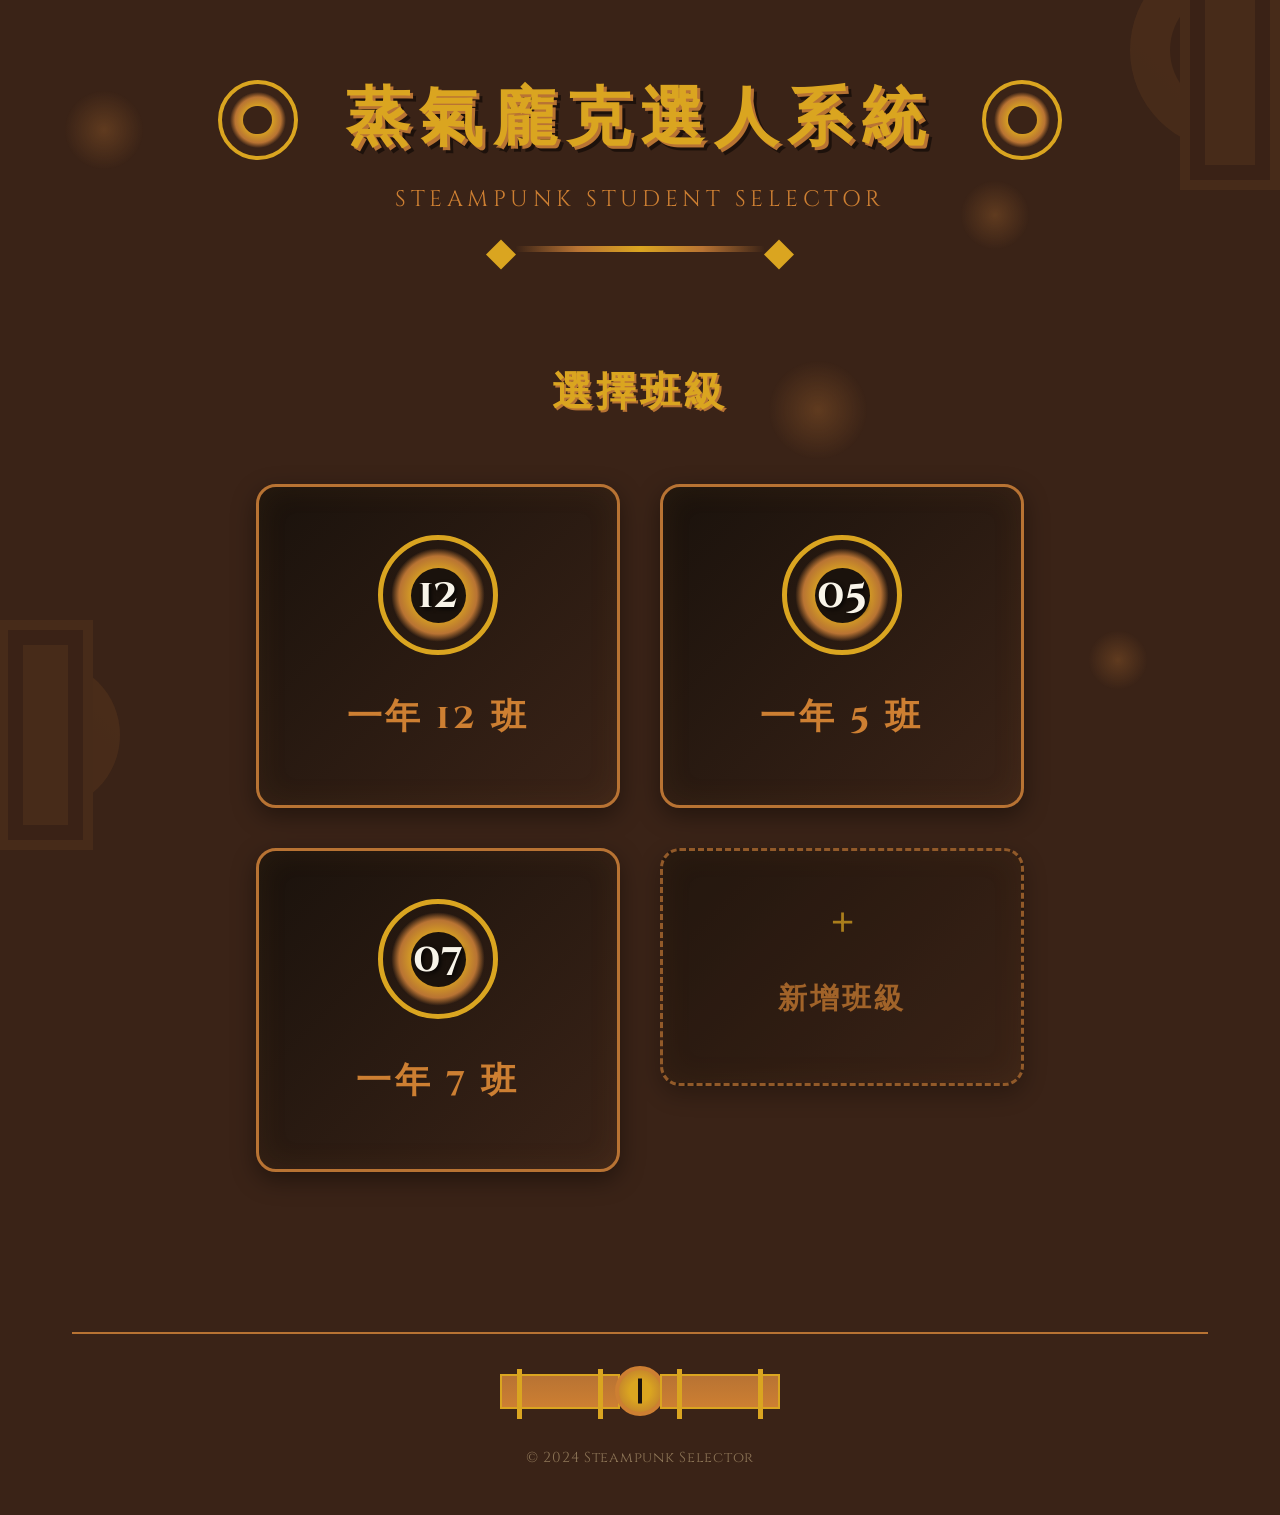
<file: index.html>
<!DOCTYPE html>
<html lang="zh-TW">
<head>
    <meta charset="UTF-8">
    <meta name="viewport" content="width=device-width, initial-scale=1.0">
    <title>蒸氣龐克選人系統</title>
    
    <!-- Google Fonts - 蒸氣龐克字體 -->
    <link rel="preconnect" href="https://fonts.googleapis.com">
    <link rel="preconnect" href="https://fonts.gstatic.com" crossorigin>
    <link href="https://fonts.googleapis.com/css2?family=Cinzel:wght@400;600;700&family=Cinzel+Decorative:wght@700&display=swap" rel="stylesheet">
    
    <!-- 自定義樣式 -->
    <link rel="stylesheet" href="css/steampunk.css">
    <style>
        /* ===== 簡化版主頁樣式 ===== */
        
        .main-container {
            max-width: 1200px;
            margin: 0 auto;
            padding: 3rem 2rem;
            min-height: 100vh;
            display: flex;
            flex-direction: column;
            justify-content: center;
        }

        .title-section {
            text-align: center;
            margin-bottom: 5rem;
            position: relative;
            padding: 2rem 0;
        }

        .title-decoration {
            display: flex;
            align-items: center;
            justify-content: center;
            gap: 3rem;
            margin-bottom: 1.5rem;
        }

        .gear-title {
            width: 80px;
            height: 80px;
            background: radial-gradient(circle, var(--steampunk-gold) 25%, var(--steampunk-copper) 45%, transparent 55%);
            border: 4px solid var(--steampunk-gold);
            border-radius: 50%;
            position: relative;
            animation: gear-rotate 20s linear infinite;
        }

        .gear-title::before {
            content: '';
            position: absolute;
            top: 30%;
            left: 30%;
            width: 40%;
            height: 40%;
            background: var(--steampunk-brown);
            border-radius: 50%;
        }

        .steampunk-main-title {
            font-family: var(--font-title);
            font-size: 4rem;
            font-weight: 700;
            color: var(--steampunk-gold);
            text-shadow: 
                3px 3px 0 var(--steampunk-copper),
                6px 6px 0 rgba(0, 0, 0, 0.5);
            letter-spacing: 0.15em;
            line-height: 1.2;
            margin: 0;
        }

        .subtitle {
            font-family: var(--font-content);
            font-size: 1.4rem;
            color: var(--steampunk-bronze);
            letter-spacing: 0.2em;
            margin-top: 0.8rem;
            text-transform: uppercase;
        }

        .deco-line {
            width: 250px;
            height: 6px;
            margin: 2rem auto 0;
            background: linear-gradient(to right, transparent, var(--steampunk-copper), var(--steampunk-gold), var(--steampunk-copper), transparent);
            position: relative;
            border-radius: 3px;
        }

        .deco-line::before,
        .deco-line::after {
            content: '◆';
            position: absolute;
            top: -12px;
            color: var(--steampunk-gold);
            font-size: 2rem;
        }

        .deco-line::before { left: -30px; }
        .deco-line::after { right: -30px; }

        /* 班級選擇區域 - 簡化版 */
        .class-selection {
            max-width: 800px;
            margin: 0 auto;
            width: 100%;
        }

        .section-title {
            font-family: var(--font-title);
            font-size: 2.5rem;
            font-weight: 700;
            color: var(--steampunk-gold);
            text-align: center;
            margin-bottom: 4rem;
            text-shadow: 2px 2px 0 var(--steampunk-copper);
            letter-spacing: 0.1em;
        }

        /* 班級網格 - 卡片式設計 */
        .class-grid {
            display: grid;
            grid-template-columns: repeat(auto-fit, minmax(250px, 1fr));
            gap: 2.5rem;
            padding: 0 1rem;
        }

        /* 班級卡片 - 極簡設計 */
        .class-card {
            display: block;
            text-decoration: none;
            color: inherit;
            transition: all 0.4s ease;
            position: relative;
        }

        .class-card:hover {
            transform: translateY(-8px);
        }

        .class-card::before {
            content: '';
            position: absolute;
            top: 0;
            left: 0;
            right: 0;
            bottom: 0;
            background: linear-gradient(45deg, var(--steampunk-gold), var(--steampunk-copper), var(--steampunk-bronze));
            border-radius: 20px;
            opacity: 0;
            transition: opacity 0.3s ease;
            z-index: -1;
        }

        .class-card:hover::before {
            opacity: 0.2;
        }

        .card-content {
            background: linear-gradient(135deg, var(--steampunk-dark), var(--steampunk-brown));
            border: 3px solid var(--steampunk-copper);
            border-radius: 20px;
            padding: 3rem 2rem;
            text-align: center;
            position: relative;
            overflow: hidden;
            box-shadow: 
                0 8px 25px rgba(0, 0, 0, 0.4),
                inset 0 0 30px rgba(184, 115, 51, 0.1);
            transition: all 0.3s ease;
        }

        .class-card:hover .card-content {
            border-color: var(--steampunk-gold);
            box-shadow: 
                0 12px 30px rgba(0, 0, 0, 0.5),
                inset 0 0 40px rgba(184, 115, 51, 0.2);
        }

        .card-content::before {
            content: '';
            position: absolute;
            top: 0;
            left: -100%;
            width: 100%;
            height: 100%;
            background: linear-gradient(90deg, transparent, rgba(255, 255, 255, 0.1), transparent);
            transition: left 0.6s ease;
        }

        .class-card:hover .card-content::before {
            left: 100%;
        }

        .class-icon {
            margin-bottom: 2rem;
            position: relative;
            display: inline-block;
        }

        .class-icon-gear {
            width: 120px;
            height: 120px;
            background: radial-gradient(circle, var(--steampunk-gold) 30%, var(--steampunk-copper) 50%, transparent 60%);
            border: 5px solid var(--steampunk-gold);
            border-radius: 50%;
            position: relative;
            animation: gear-rotate 15s linear infinite;
            transition: all 0.3s ease;
        }

        .class-card:hover .class-icon-gear {
            animation-duration: 5s;
            border-color: #ffd700;
        }

        .class-icon-gear::before {
            content: '';
            position: absolute;
            top: 25%;
            left: 25%;
            width: 50%;
            height: 50%;
            background: var(--steampunk-dark);
            border-radius: 50%;
        }

        .class-number {
            position: absolute;
            top: 50%;
            left: 50%;
            transform: translate(-50%, -50%);
            font-family: var(--font-title);
            font-size: 2.5rem;
            font-weight: 700;
            color: var(--steam-white);
            text-shadow: 2px 2px 4px rgba(0, 0, 0, 0.8);
        }

        .class-name {
            font-family: var(--font-title);
            font-size: 2.2rem;
            font-weight: 700;
            color: var(--steampunk-bronze);
            margin-bottom: 1rem;
            letter-spacing: 0.1em;
        }

        .class-card:hover .class-name {
            color: var(--steampunk-gold);
            text-shadow: 0 0 10px rgba(218, 165, 32, 0.5);
        }

        /* 新增班級卡片 - 特殊樣式 */
        .add-new-card .card-content {
            background: linear-gradient(135deg, var(--steampunk-dark), var(--steampunk-brown));
            border: 3px dashed var(--steampunk-copper);
            opacity: 0.7;
            position: relative;
        }

        .add-new-card:hover .card-content {
            opacity: 1;
            border-style: solid;
            border-color: var(--steampunk-gold);
        }

        .plus-icon {
            font-size: 4rem;
            font-weight: 700;
            color: var(--steampunk-gold);
            line-height: 1;
            margin-bottom: 1rem;
        }

        .add-new-card .class-name {
            font-size: 1.8rem;
            color: var(--steampunk-bronze);
        }

        .add-new-card:hover .class-name {
            color: var(--steampunk-gold);
        }

        /* ===== 刪除按鈕樣式 ===== */
        .card-actions {
            position: absolute;
            top: 15px;
            right: 15px;
            z-index: 5;
        }

        .delete-button {
            width: 35px;
            height: 35px;
            background: linear-gradient(135deg, var(--steampunk-rust), #cc0000);
            border: 2px solid var(--steampunk-gold);
            border-radius: 50%;
            color: white;
            font-size: 1.2rem;
            font-weight: bold;
            cursor: pointer;
            opacity: 0;
            transition: all 0.3s ease;
            display: flex;
            align-items: center;
            justify-content: center;
            padding: 0;
            box-shadow: 0 2px 5px rgba(0,0,0,0.3);
        }

        .class-card:hover .delete-button {
            opacity: 0.8;
            transform: scale(1);
        }

        .delete-button:hover {
            opacity: 1 !important;
            background: linear-gradient(135deg, #ff0000, var(--steampunk-rust));
            transform: scale(1.1);
            box-shadow: 0 0 10px rgba(255, 0, 0, 0.5);
        }

        /* 底部裝飾 */
        .bottom-decoration {
            margin-top: 6rem;
            padding-top: 2rem;
            border-top: 2px solid var(--steampunk-copper);
            text-align: center;
        }

        .steam-pipe {
            display: flex;
            align-items: center;
            justify-content: center;
            margin-bottom: 2rem;
        }

        .pipe-section {
            width: 120px;
            height: 35px;
            background: linear-gradient(to bottom, var(--steampunk-copper), var(--steampunk-bronze));
            border: 2px solid var(--steampunk-gold);
            position: relative;
        }

        .pipe-section::before,
        .pipe-section::after {
            content: '';
            position: absolute;
            top: -7px;
            width: 5px;
            height: 50px;
            background: var(--steampunk-gold);
        }

        .pipe-section::before { left: 15px; }
        .pipe-section::after { right: 15px; }

        .pipe-valve {
            width: 50px;
            height: 50px;
            background: radial-gradient(circle, var(--steampunk-gold) 35%, var(--steampunk-copper));
            border: 4px solid var(--steampunk-bronze);
            border-radius: 50%;
            position: relative;
            margin: 0 -5px;
        }

        .pipe-valve::before {
            content: '';
            position: absolute;
            top: 50%;
            left: 50%;
            transform: translate(-50%, -50%);
            width: 4px;
            height: 25px;
            background: var(--steampunk-dark);
        }

        .delete-button {
            position: absolute !important;
            top: -10px !important;
            right: -10px !important;
            z-index: 10 !important;
            width: 40px !important;
            height: 40px !important;
            background: linear-gradient(135deg, var(--steampunk-rust), #ff4444) !important;
            border: 3px solid var(--steampunk-gold) !important;
            border-radius: 50% !important;
            color: white !important;
            font-size: 1.5rem !important;
            font-weight: bold !important;
            cursor: pointer !important;
            opacity: 0 !important;
            transition: all 0.3s ease !important;
            pointer-events: auto !important;
            padding: 0 !important;
            display: flex !important;
            align-items: center !important;
            justify-content: center !important;
        }

        .class-card:hover .delete-button {
            opacity: 1 !important;
            transform: scale(1) !important;
        }

        .delete-button:hover {
            background: linear-gradient(135deg, #ff0000, var(--steampunk-rust)) !important;
            transform: scale(1.1) !important;
            box-shadow: 0 0 15px rgba(255, 0, 0, 0.6) !important;
        }
            text-align: center;
            font-family: var(--font-content);
            font-size: 0.9rem;
            color: var(--steam-gray);
            letter-spacing: 0.05em;
        }

        /* 響應式設計 */
        @media (max-width: 768px) {
            .main-container {
                padding: 2rem 1rem;
            }

            .steampunk-main-title {
                font-size: 2.5rem;
            }

            .title-decoration {
                gap: 1.5rem;
            }

            .gear-title {
                width: 60px;
                height: 60px;
            }

            .section-title {
                font-size: 2rem;
            }

            .class-grid {
                grid-template-columns: 1fr;
                gap: 2rem;
                padding: 0;
            }

            .class-icon-gear {
                width: 100px;
                height: 100px;
            }

            .class-number {
                font-size: 2rem;
            }

            .class-name {
                font-size: 1.8rem;
            }

            .card-content {
                padding: 2rem 1.5rem;
            }
        }
    </style>
</head>
<body>
    <!-- 背景動畫 -->
    <div class="bg-animation">
        <div class="steam-particle"></div>
        <div class="steam-particle"></div>
        <div class="steam-particle"></div>
        <div class="steam-particle"></div>
        <div class="steam-particle"></div>
        <div class="gear-bg" id="gear1"></div>
        <div class="gear-bg" id="gear2"></div>
    </div>

    <!-- 主容器 -->
    <div class="main-container">
        <!-- 標題區域 -->
        <header class="title-section">
            <div class="title-decoration">
                <div class="gear-title"></div>
                <h1 class="steampunk-main-title">蒸氣龐克選人系統</h1>
                <div class="gear-title"></div>
            </div>
            <p class="subtitle">Steampunk Student Selector</p>
            <div class="deco-line"></div>
        </header>

        <!-- 班級選擇區域 -->
        <section class="class-selection">
            <h2 class="section-title">選擇班級</h2>
            
            <div class="class-grid">
                <!-- 班級卡片 12 -->
                <a href="classes/class-12.html" class="class-card">
                    <div class="card-content">
                        <div class="class-icon">
                            <div class="class-icon-gear">
                                <span class="class-number">12</span>
                            </div>
                        </div>
                        <h3 class="class-name">一年 12 班</h3>
                        <div class="card-actions">
                            <button class="delete-button" onclick="deleteClass(event, 'class-12')">×</button>
                        </div>
                    </div>
                </a>

                <!-- 班級卡片 5 -->
                <a href="classes/class-5.html" class="class-card">
                    <div class="card-content">
                        <div class="class-icon">
                            <div class="class-icon-gear">
                                <span class="class-number">05</span>
                            </div>
                        </div>
                        <h3 class="class-name">一年 5 班</h3>
                        <div class="card-actions">
                            <button class="delete-button" onclick="deleteClass(event, 'class-5')">×</button>
                        </div>
                    </div>
                </a>

                <!-- 班級卡片 7 -->
                <a href="classes/class-7.html" class="class-card">
                    <div class="card-content">
                        <div class="class-icon">
                            <div class="class-icon-gear">
                                <span class="class-number">07</span>
                            </div>
                        </div>
                        <h3 class="class-name">一年 7 班</h3>
                        <div class="card-actions">
                            <button class="delete-button" onclick="deleteClass(event, 'class-7')">×</button>
                        </div>
                    </div>
                </a>

                <!-- 新增班級按鈕 -->
                <div class="class-card add-new-card">
                    <div class="card-content">
                        <div class="class-icon">
                            <span class="plus-icon">+</span>
                        </div>
                        <h3 class="class-name">新增班級</h3>
                    </div>
                </div>
            </div>
        </section>

        <!-- 底部裝飾 -->
        <footer class="bottom-decoration">
            <div class="steam-pipe">
                <div class="pipe-section"></div>
                <div class="pipe-valve"></div>
                <div class="pipe-section"></div>
            </div>
            <div class="copyright">
                <p>&copy; 2024 Steampunk Selector</p>
            </div>
        </footer>
    </div>

    <!-- 腳本 -->
    <script src="js/main.js"></script>
</body>
</html>
</file>
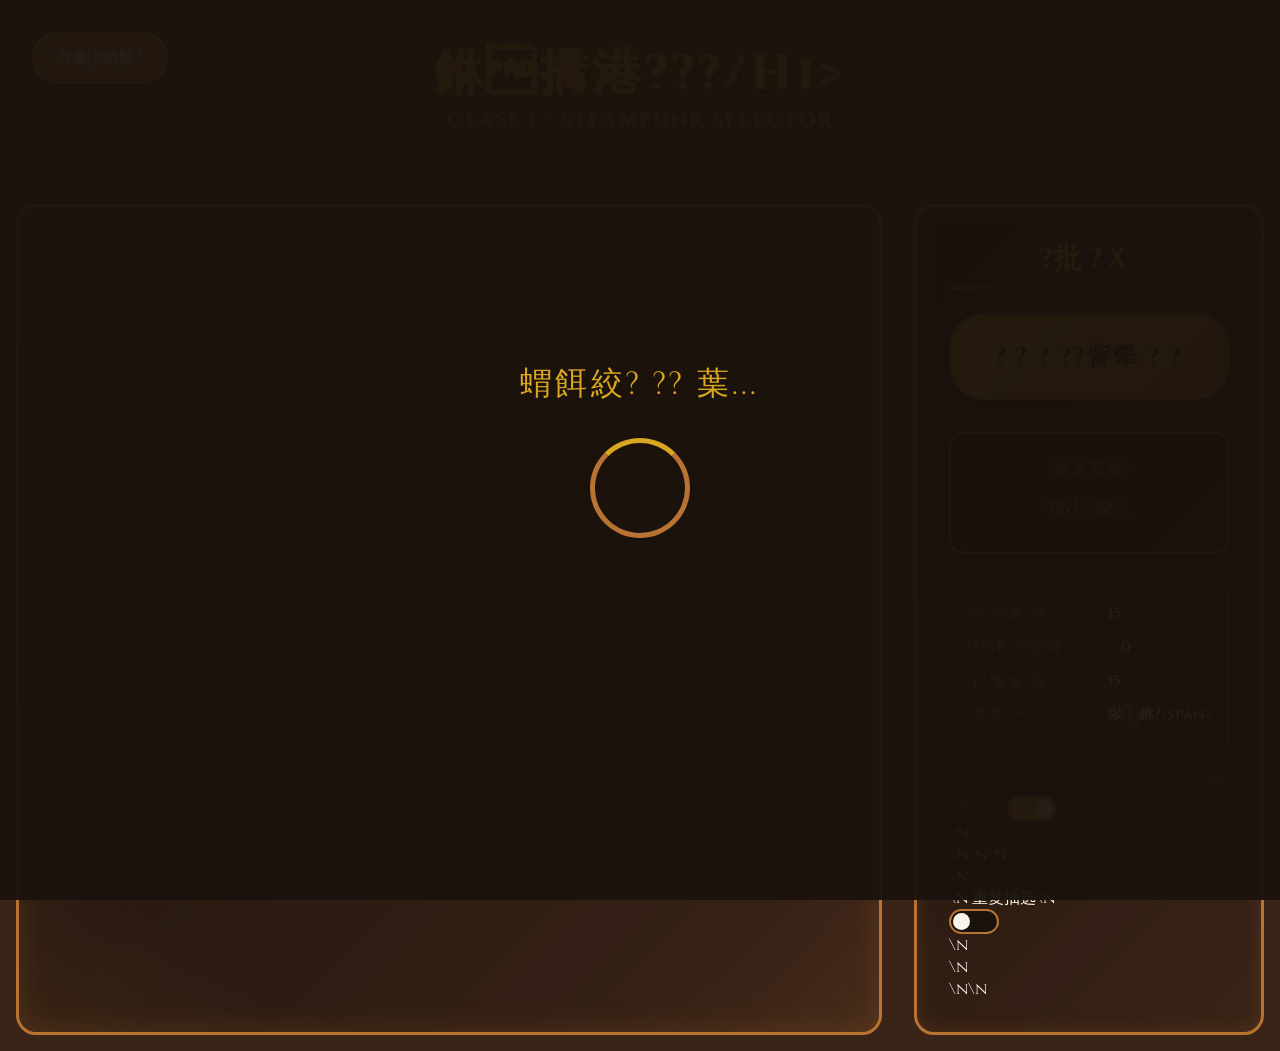
<file: classes/class-1-backup.html>
﻿<!DOCTYPE html>
<html lang="zh-TW">
<head>
    <meta charset="UTF-8">
    <meta name="viewport" content="width=device-width, initial-scale=1.0">
    <title>銝撟港???- ?豢除樴??訾犖蝟餌絞</title>
    
    <!-- Google Fonts -->
    <link rel="preconnect" href="https://fonts.googleapis.com">
    <link rel="preconnect" href="https://fonts.gstatic.com" crossorigin>
    <link href="https://fonts.googleapis.com/css2?family=Cinzel:wght@400;600;700&family=Cinzel+Decorative:wght@700&display=swap" rel="stylesheet">
    
    <!-- 璅?? -->
    <link rel="stylesheet" href="../css/steampunk.css">
    <style>
        /* ===== ?剔??撠璅?? ===== */
        :root {
            --selection-glow: #ffd700;
        }

        .class-page-container {
            max-width: 1400px;
            margin: 0 auto;
            padding: 1rem;
        }

        /* ?璅? */
        .class-header {
            text-align: center;
            padding: 1.5rem 0;
            margin-bottom: 2rem;
            position: relative;
        }

        .back-button {
            position: absolute;
            left: 1rem;
            top: 1rem;
            padding: 0.8rem 1.5rem;
            background: linear-gradient(135deg, var(--steampunk-bronze), var(--steampunk-copper));
            border: 2px solid var(--steampunk-gold);
            border-radius: 25px;
            color: var(--steam-white);
            text-decoration: none;
            font-family: var(--font-content);
            font-weight: 600;
            transition: all 0.3s ease;
            box-shadow: 0 4px 10px rgba(0,0,0,0.3);
        }

        .back-button:hover {
            transform: translateY(-2px);
            box-shadow: 0 6px 15px rgba(0,0,0,0.4);
            background: linear-gradient(135deg, var(--steampunk-gold), var(--steampunk-copper));
        }

        .class-title {
            font-family: var(--font-title);
            font-size: 3rem;
            color: var(--steampunk-gold);
            text-shadow: 2px 2px 0 var(--steampunk-copper), 4px 4px 0 rgba(0,0,0,0.5);
            margin-bottom: 1rem;
            letter-spacing: 0.1em;
        }

        .class-subtitle {
            font-size: 1.2rem;
            color: var(--steampunk-bronze);
            letter-spacing: 0.1em;
        }

        /* 銝餃摰孵???*/
        .main-content {
            display: grid;
            grid-template-columns: 1fr 350px;
            gap: 2rem;
            min-height: 600px;
        }

        /* ???脣???*/
        .text-cloud-container {
            background: linear-gradient(135deg, var(--steampunk-dark), rgba(58, 35, 23, 0.8));
            border: 3px solid var(--steampunk-copper);
            border-radius: 20px;
            padding: 2rem;
            position: relative;
            overflow: hidden;
            box-shadow: inset 0 0 30px rgba(184, 115, 51, 0.2);
            min-height: 500px;
        }

        .text-cloud-container::before {
            content: '';
            position: absolute;
            top: 0;
            left: 0;
            right: 0;
            bottom: 0;
            background: radial-gradient(circle at center, transparent 70%, rgba(184, 115, 51, 0.1));
            pointer-events: none;
        }

        .text-cloud-area {
            position: relative;
            width: 100%;
            height: 450px;
            overflow: hidden;
        }

        /* ?桀飛??摮?? */
        .student-cloud-item {
            position: absolute;
            padding: 0.8rem 1.2rem;
            background: linear-gradient(135deg, var(--steampunk-bronze), var(--steampunk-copper));
            border: 2px solid var(--steampunk-gold);
            border-radius: 25px;
            cursor: pointer;
            transition: all 0.3s ease;
            user-select: none;
            box-shadow: 0 4px 10px rgba(0,0,0,0.3);
        }

        .student-cloud-item:hover {
            transform: scale(1.1);
            z-index: 10;
            box-shadow: 0 6px 15px rgba(0,0,0,0.4);
        }

        .student-cloud-item.highlighted {
            background: linear-gradient(135deg, var(--steampunk-gold), #ffd700);
            border-color: #fff;
            transform: scale(1.3);
            z-index: 20;
            box-shadow: 0 0 20px var(--selection-glow);
        }

        .student-cloud-item.selected {
            background: linear-gradient(135deg, #ffd700, var(--steampunk-gold));
            border-color: #fff;
            transform: scale(1.5);
            z-index: 30;
            animation: selection-glow 1s ease;
        }

        @keyframes selection-glow {
            0%, 100% { box-shadow: 0 0 30px var(--selection-glow); }
            50% { box-shadow: 0 0 50px var(--selection-growth), 0 0 70px var(--selection-glow); }
        }

        .seat-number {
            font-family: var(--font-content);
            font-size: 1rem;
            font-weight: 700;
            color: var(--steampunk-dark);
            margin-right: 0.5rem;
        }

        .student-name {
            font-family: var(--font-zh);
            font-size: 1.4rem;
            font-weight: 700;
            color: var(--steam-white);
        }

        /* ?喳?批?Ｘ */
        .control-panel {
            background: linear-gradient(135deg, var(--steampunk-dark), rgba(58, 35, 23, 0.8));
            border: 3px solid var(--steampunk-copper);
            border-radius: 20px;
            padding: 2rem;
            height: fit-content;
            box-shadow: inset 0 0 20px rgba(184, 115, 51, 0.2);
        }

        .panel-title {
            font-family: var(--font-title);
            font-size: 1.8rem;
            color: var(--steampunk-gold);
            text-align: center;
            margin-bottom: 1.5rem;
            padding-bottom: 0.5rem;
            border-bottom: 2px solid var(--steampunk-copper);
        }

        /* ?訾犖?? */
        .select-button {
            width: 100%;
            padding: 1.5rem 2rem;
            margin-bottom: 2rem;
            background: linear-gradient(135deg, var(--steampunk-gold), var(--steampunk-copper));
            border: 3px solid var(--steampunk-bronze);
            border-radius: 35px;
            color: var(--steampunk-dark);
            font-family: var(--font-title);
            font-size: 1.5rem;
            font-weight: 700;
            cursor: pointer;
            transition: all 0.3s ease;
            box-shadow: 0 5px 15px rgba(0,0,0,0.4);
            letter-spacing: 0.1em;
        }

        .select-button:hover {
            transform: translateY(-3px);
            box-shadow: 0 8px 20px rgba(0,0,0,0.5);
            background: linear-gradient(135deg, #ffd700, var(--steampunk-gold));
        }

        .select-button:active {
            transform: translateY(-1px);
        }

        .select-button:disabled {
            opacity: 0.6;
            cursor: not-allowed;
            transform: none;
        }

        /* 蝯?憿舐內???*/
        .result-area {
            background: rgba(0,0,0,0.3);
            border: 2px solid var(--steampunk-copper);
            border-radius: 15px;
            padding: 1.5rem;
            margin-bottom: 2rem;
            min-height: 120px;
            display: flex;
            flex-direction: column;
            align-items: center;
            justify-content: center;
        }

        .result-label {
            font-family: var(--font-content);
            font-size: 1rem;
            color: var(--steam-gray);
            margin-bottom: 0.5rem;
            letter-spacing: 0.05em;
        }

        .result-display {
            font-family: var(--font-title);
            font-size: 2rem;
            color: var(--steampunk-gold);
            text-align: center;
            min-height: 2.5rem;
            display: flex;
            align-items: center;
            justify-content: center;
        }

        .result-display .seat {
            font-size: 1.5rem;
            margin-right: 0.5rem;
            color: var(--steampunk-copper);
        }

        .result-display .name {
            font-size: 2.2rem;
            font-weight: 700;
        }

        /* 蝯梯?鞈? */
        .stats-area {
            background: rgba(0,0,0,0.2);
            border: 1px solid var(--steampunk-copper);
            border-radius: 10px;
            padding: 1rem;
        }

        .stat-item {
            display: flex;
            justify-content: space-between;
            margin-bottom: 0.8rem;
            font-family: var(--font-content);
            font-size: 0.95rem;
        }

        .stat-label {
            color: var(--steampunk-bronze);
        }

        .stat-value {
            color: var(--steam-white);
            font-weight: 600;
        }

        /* ?單??批 */
        .audio-controls {
            margin-top: 1.5rem;
            padding-top: 1rem;
            border-top: 1px solid var(--steampunk-copper);
        }

        .audio-toggle {
            display: flex;
            align-items: center;
            gap: 0.8rem;
            font-family: var(--font-content);
            font-size: 0.9rem;
            color: var(--steam-gray);
        }

        .toggle-switch {
            width: 50px;
            height: 25px;
            background: var(--steampunk-dark);
            border: 2px solid var(--steampunk-copper);
            border-radius: 13px;
            position: relative;
            cursor: pointer;
            transition: background 0.3s ease;
        }

        .toggle-switch.active {
            background: var(--steampunk-gold);
        }

        .toggle-switch::before {
            content: '';
            position: absolute;
            top: 2px;
            left: 2px;
            width: 17px;
            height: 17px;
            background: var(--steam-white);
            border-radius: 50%;
            transition: transform 0.3s ease;
        }

        .toggle-switch.active::before {
            transform: translateX(25px);
        }

        /* ?踵?撘身閮?*/
        @media (max-width: 1024px) {
            .main-content {
                grid-template-columns: 1fr;
                gap: 1.5rem;
            }

            .class-title {
                font-size: 2.2rem;
            }
        }

        @media (max-width: 768px) {
            .class-page-container {
                padding: 0.5rem;
            }

            .class-title {
                font-size: 1.8rem;
            }

            .text-cloud-container {
                padding: 1rem;
            }

            .text-cloud-area {
                height: 350px;
            }

            .control-panel {
                padding: 1.5rem;
            }

            .student-cloud-item {
                padding: 0.6rem 1rem;
            }

            .student-name {
                font-size: 1.2rem;
            }

            .select-button {
                font-size: 1.2rem;
                padding: 1.2rem 1.5rem;
            }

            .back-button {
                position: relative;
                left: 0;
                top: 0;
                margin-bottom: 1rem;
                display: inline-block;
            }
        }

        /* 頛? */
        .loading-overlay {
            position: fixed;
            top: 0;
            left: 0;
            width: 100%;
            height: 100%;
            background: rgba(26, 18, 12, 0.95);
            display: flex;
            flex-direction: column;
            justify-content: center;
            align-items: center;
            z-index: 1000;
            transition: opacity 0.5s ease;
        }

        .loading-overlay.fade-out {
            opacity: 0;
            pointer-events: none;
        }

        .loading-text {
            font-family: var(--font-title);
            font-size: 2rem;
            color: var(--steampunk-gold);
            margin-bottom: 2rem;
            letter-spacing: 0.1em;
        }

        .loading-gear {
            width: 100px;
            height: 100px;
            border: 5px solid var(--steampunk-copper);
            border-top: 5px solid var(--steampunk-gold);
            border-radius: 50%;
            animation: loading-rotate 1s linear infinite;
        }

        @keyframes loading-rotate {
            from { transform: rotate(0deg); }
            to { transform: rotate(360deg); }
        }
    </style>
</head>
<body>
    <!-- 頛?恍 -->
    <div class="loading-overlay" id="loadingOverlay">
        <div class="loading-text">蝟餌絞???葉...</div>
        <div class="loading-gear"></div>
    </div>

    <!-- 銝餃捆??-->
    <div class="class-page-container">
        <!-- ?璅? -->
        <header class="class-header">
            <a href="../index.html" class="back-button">??餈?銝駁?</a>
            <h1 class="class-title">銝撟港???/h1>
            <p class="class-subtitle">Class 1 - Steampunk Selector</p>
        </header>

        <!-- 銝餃摰孵???-->
        <div class="main-content">
            <!-- ???脣???-->
            <div class="text-cloud-container">
                <div class="text-cloud-area" id="textCloudArea">
                    <!-- 摮貊????脣???JavaScript ???? -->
                </div>
            </div>

            <!-- ?批?Ｘ -->
            <aside class="control-panel">
                <h2 class="panel-title">?批?Ｘ</h2>
                
                <!-- ?訾犖?? -->
                <button class="select-button" id="selectButton" onclick="startSelection()">
                    ?? ???訾犖 ??
                </button>

                <!-- 蝯?憿舐內 -->
                <div class="result-area">
                    <div class="result-label">?訾葉摮貊?</div>
                    <div class="result-display" id="resultDisplay">
                        <span style="color: var(--steam-gray); font-size: 1.2rem;">蝑??豢?...</span>
                    </div>
                </div>

                <!-- 蝯梯?鞈? -->
                <div class="stats-area">
                    <div class="stat-item">
                        <span class="stat-label">?剔?鈭箸嚗?/span>
                        <span class="stat-value" id="totalStudents">35</span>
                    </div>
                    <div class="stat-item">
                        <span class="stat-label">撌脰◤?訾葉嚗?/span>
                        <span class="stat-value" id="selectedCount">0</span>
                    </div>
                    <div class="stat-item">
                        <span class="stat-label">?拐?鈭箸嚗?/span>
                        <span class="stat-value" id="remainingCount">35</span>
                    </div>
                    <div class="stat-item">
                        <span class="stat-label">?訾犖???</span>
                        <span class="stat-value" id="selectionStatus">敺銝?/span>
                    </div>
                </div>

                <!-- ?單??批 -->
                <div class="audio-controls">
                    <div class="audio-toggle">
                        <span>?單???</span>
                        <div class="toggle-switch active" id="audioToggle" onclick="toggleAudio()"></div>
                    </div>\n</div>\n\n<!-- 重复抽选控制 -->\n<div class='selection-controls'>\n    <div class='selection-toggle'>\n        <span>重复抽选</span>\n        <div class='toggle-switch' id='repeatToggle' onclick='toggleRepeat()'></div>\n    </div>\n</div>\n\n</div>
                </div>
            </aside>
        </div>
    </div>

    <!-- JavaScript -->
    <script src="../js/text-cloud.js"></script>
    <script src="../js/student-picker.js"></script>
    <script>
        // ?剔?撠惇?豢? - 銝撟港??剖飛??        const currentClassData = [
            { seat: '01', name: '???? },
            { seat: '02', name: '???? },
            { seat: '03', name: '撘萄之?? },
            { seat: '04', name: '?喳?蝢? },
            { seat: '05', name: '??撘? },
            { seat: '06', name: '???? },
            { seat: '07', name: '暺?鞊? },
            { seat: '08', name: '?喃蔔?? },
            { seat: '09', name: '?∪?蝧? },
            { seat: '10', name: '璆帘瘨? },
            { seat: '11', name: '閮勗遣摰? },
            { seat: '12', name: '?剝??? },
            { seat: '13', name: '雓蝧? },
            { seat: '14', name: '?冽?憍? },
            { seat: '15', name: '?賭??? },
            { seat: '16', name: '?暸??? },
            { seat: '17', name: '??摰? },
            { seat: '18', name: '??摰? },
            { seat: '19', name: '瘙??? },
            { seat: '20', name: '雿??? },
            { seat: '21', name: '撱?撱? },
            { seat: '22', name: '?蔔?? },
            { seat: '23', name: '?曹縑蝢? },
            { seat: '24', name: '?剝??? },
            { seat: '25', name: '蝪⊥?鞊? },
            { seat: '26', name: '鋡??? },
            { seat: '27', name: '??? },
            { seat: '28', name: '蝧??? },
            { seat: '29', name: '皞怠振鞊? },
            { seat: '30', name: '雿?憍? },
            { seat: '31', name: '??摰? },
            { seat: '32', name: '皜賊??? },
            { seat: '33', name: '??? },
            { seat: '34', name: '?喲??? },
            { seat: '35', name: '撘萄振鞊? }
        ];

        // ?????        document.addEventListener('DOMContentLoaded', function() {
            initializeClassPage();
        });

        function initializeClassPage() {
            // ?梯?頛?恍
            setTimeout(() => {
                document.getElementById('loadingOverlay').classList.add('fade-out');
            }, 1000);

            // ????摮
            const textCloudArea = document.getElementById('textCloudArea');
            initializeTextCloud(textCloudArea, currentClassData);

            // ???鈭箇頂蝯?            initializeStudentPicker(currentClassData);

            // ?????            initializeAudio();

            console.log('銝撟港??剝??Ｗ?憪?摰? ????');
        }
    </script>
</body>
</html>
</file>
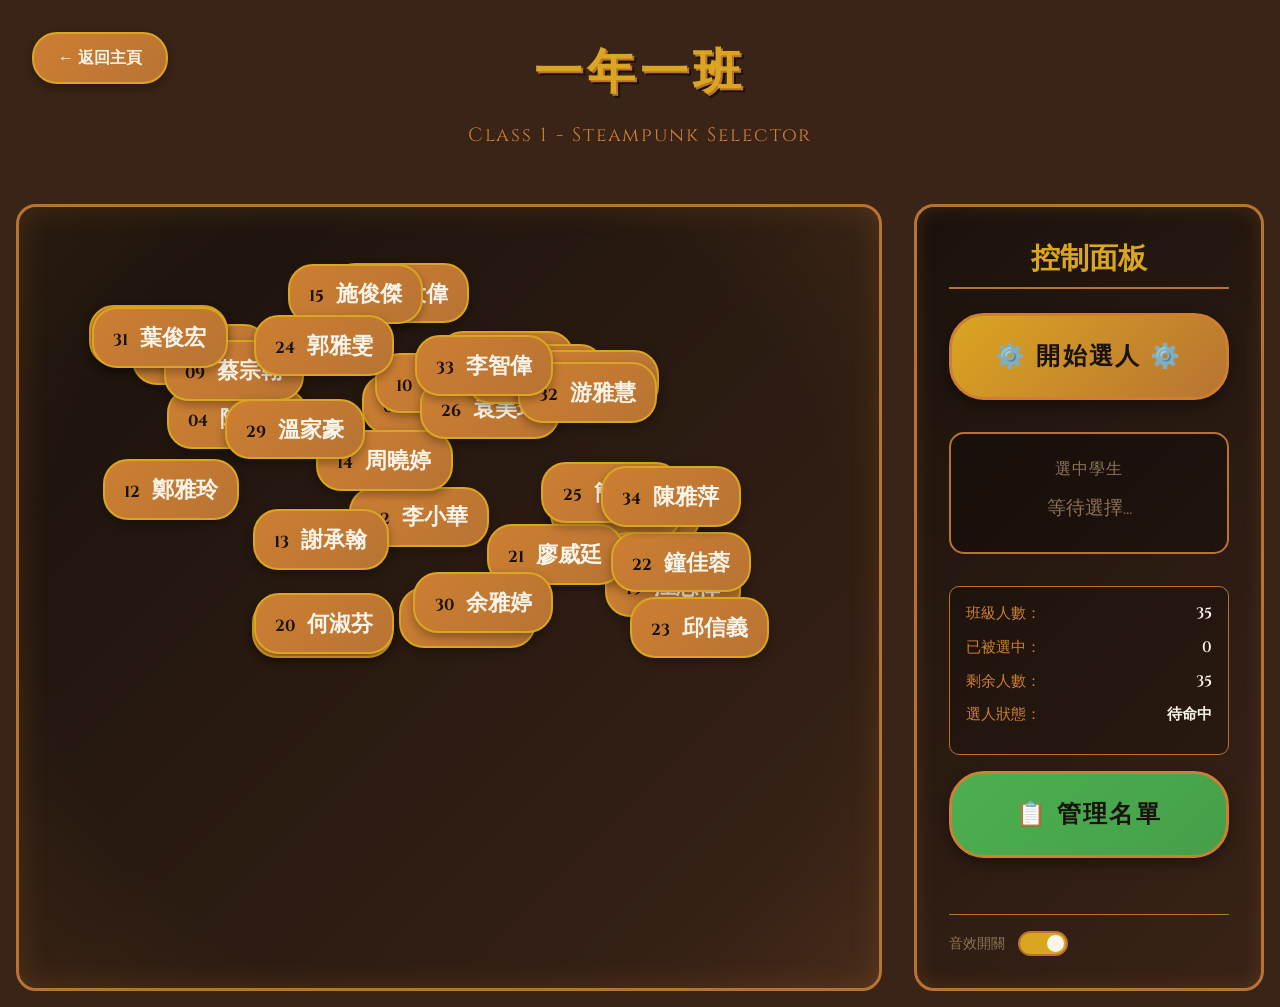
<file: classes/class-1.html>
<!DOCTYPE html>
<html lang="zh-TW">
<head>
    <meta charset="UTF-8">
    <meta name="viewport" content="width=device-width, initial-scale=1.0">
    <title>一年一班 - 蒸氣龐克選人系統</title>
    
    <!-- Google Fonts -->
    <link rel="preconnect" href="https://fonts.googleapis.com">
    <link rel="preconnect" href="https://fonts.gstatic.com" crossorigin>
    <link href="https://fonts.googleapis.com/css2?family=Cinzel:wght@400;600;700&family=Cinzel+Decorative:wght@700&display=swap" rel="stylesheet">
    
    <!-- 樣式 -->
    <link rel="stylesheet" href="../css/steampunk.css">
    <link rel="stylesheet" href="../css/student-manager.css">
    <style>
        /* ===== 班級頁面專用樣式 ===== */
        :root {
            --selection-glow: #ffd700;
        }

        .class-page-container {
            max-width: 1400px;
            margin: 0 auto;
            padding: 1rem;
        }

        /* 頁面標題 */
        .class-header {
            text-align: center;
            padding: 1.5rem 0;
            margin-bottom: 2rem;
            position: relative;
        }

        .back-button {
            position: absolute;
            left: 1rem;
            top: 1rem;
            padding: 0.8rem 1.5rem;
            background: linear-gradient(135deg, var(--steampunk-bronze), var(--steampunk-copper));
            border: 2px solid var(--steampunk-gold);
            border-radius: 25px;
            color: var(--steam-white);
            text-decoration: none;
            font-family: var(--font-content);
            font-weight: 600;
            transition: all 0.3s ease;
            box-shadow: 0 4px 10px rgba(0,0,0,0.3);
        }

        .back-button:hover {
            transform: translateY(-2px);
            box-shadow: 0 6px 15px rgba(0,0,0,0.4);
            background: linear-gradient(135deg, var(--steampunk-gold), var(--steampunk-copper));
        }

        .class-title {
            font-family: var(--font-title);
            font-size: 3rem;
            color: var(--steampunk-gold);
            text-shadow: 2px 2px 0 var(--steampunk-copper), 4px 4px 0 rgba(0,0,0,0.5);
            margin-bottom: 1rem;
            letter-spacing: 0.1em;
        }

        .class-subtitle {
            font-size: 1.2rem;
            color: var(--steampunk-bronze);
            letter-spacing: 0.1em;
        }

        /* 主內容區域 */
        .main-content {
            display: grid;
            grid-template-columns: 1fr 350px;
            gap: 2rem;
            min-height: 600px;
        }

        /* 文字雲區域 */
        .text-cloud-container {
            background: linear-gradient(135deg, var(--steampunk-dark), rgba(58, 35, 23, 0.8));
            border: 3px solid var(--steampunk-copper);
            border-radius: 20px;
            padding: 2rem;
            position: relative;
            overflow: hidden;
            box-shadow: inset 0 0 30px rgba(184, 115, 51, 0.2);
            min-height: 500px;
        }

        .text-cloud-container::before {
            content: '';
            position: absolute;
            top: 0;
            left: 0;
            right: 0;
            bottom: 0;
            background: radial-gradient(circle at center, transparent 70%, rgba(184, 115, 51, 0.1));
            pointer-events: none;
        }

        .text-cloud-area {
            position: relative;
            width: 100%;
            height: 450px;
            overflow: hidden;
        }

        /* 單個學生文字雲元素 */
        .student-cloud-item {
            position: absolute;
            padding: 0.8rem 1.2rem;
            background: linear-gradient(135deg, var(--steampunk-bronze), var(--steampunk-copper));
            border: 2px solid var(--steampunk-gold);
            border-radius: 25px;
            cursor: pointer;
            transition: all 0.3s ease;
            user-select: none;
            box-shadow: 0 4px 10px rgba(0,0,0,0.3);
        }

        .student-cloud-item:hover {
            transform: scale(1.1);
            z-index: 10;
            box-shadow: 0 6px 15px rgba(0,0,0,0.4);
        }

        .student-cloud-item.highlighted {
            background: linear-gradient(135deg, var(--steampunk-gold), #ffd700);
            border-color: #fff;
            transform: scale(1.3);
            z-index: 20;
            box-shadow: 0 0 20px var(--selection-glow);
        }

        .student-cloud-item.selected {
            background: linear-gradient(135deg, #ffd700, var(--steampunk-gold));
            border-color: #fff;
            transform: scale(1.5);
            z-index: 30;
            animation: selection-glow 1s ease;
        }

        @keyframes selection-glow {
            0%, 100% { box-shadow: 0 0 30px var(--selection-glow); }
            50% { box-shadow: 0 0 50px var(--selection-glow), 0 0 70px var(--selection-glow); }
        }

        .seat-number {
            font-family: var(--font-content);
            font-size: 1rem;
            font-weight: 700;
            color: var(--steampunk-dark);
            margin-right: 0.5rem;
        }

        .student-name {
            font-family: var(--font-zh);
            font-size: 1.4rem;
            font-weight: 700;
            color: var(--steam-white);
        }

        /* 右側控制面板 */
        .control-panel {
            background: linear-gradient(135deg, var(--steampunk-dark), rgba(58, 35, 23, 0.8));
            border: 3px solid var(--steampunk-copper);
            border-radius: 20px;
            padding: 2rem;
            height: fit-content;
            box-shadow: inset 0 0 20px rgba(184, 115, 51, 0.2);
        }

        .panel-title {
            font-family: var(--font-title);
            font-size: 1.8rem;
            color: var(--steampunk-gold);
            text-align: center;
            margin-bottom: 1.5rem;
            padding-bottom: 0.5rem;
            border-bottom: 2px solid var(--steampunk-copper);
        }

        /* 選人按鈕 */
        .select-button {
            width: 100%;
            padding: 1.5rem 2rem;
            margin-bottom: 2rem;
            background: linear-gradient(135deg, var(--steampunk-gold), var(--steampunk-copper));
            border: 3px solid var(--steampunk-bronze);
            border-radius: 35px;
            color: var(--steampunk-dark);
            font-family: var(--font-title);
            font-size: 1.5rem;
            font-weight: 700;
            cursor: pointer;
            transition: all 0.3s ease;
            box-shadow: 0 5px 15px rgba(0,0,0,0.4);
            letter-spacing: 0.1em;
        }

        .select-button:hover {
            transform: translateY(-3px);
            box-shadow: 0 8px 20px rgba(0,0,0,0.5);
            background: linear-gradient(135deg, #ffd700, var(--steampunk-gold));
        }

        .select-button:active {
            transform: translateY(-1px);
        }

        .select-button:disabled {
            opacity: 0.6;
            cursor: not-allowed;
            transform: none;
        }

        /* 結果顯示區域 */
        .result-area {
            background: rgba(0,0,0,0.3);
            border: 2px solid var(--steampunk-copper);
            border-radius: 15px;
            padding: 1.5rem;
            margin-bottom: 2rem;
            min-height: 120px;
            display: flex;
            flex-direction: column;
            align-items: center;
            justify-content: center;
        }

        .result-label {
            font-family: var(--font-content);
            font-size: 1rem;
            color: var(--steam-gray);
            margin-bottom: 0.5rem;
            letter-spacing: 0.05em;
        }

        .result-display {
            font-family: var(--font-title);
            font-size: 2rem;
            color: var(--steampunk-gold);
            text-align: center;
            min-height: 2.5rem;
            display: flex;
            align-items: center;
            justify-content: center;
        }

        .result-display .seat {
            font-size: 1.5rem;
            margin-right: 0.5rem;
            color: var(--steampunk-copper);
        }

        .result-display .name {
            font-size: 2.2rem;
            font-weight: 700;
        }

        /* 統計資訊 */
        .stats-area {
            background: rgba(0,0,0,0.2);
            border: 1px solid var(--steampunk-copper);
            border-radius: 10px;
            padding: 1rem;
        }

        .stat-item {
            display: flex;
            justify-content: space-between;
            margin-bottom: 0.8rem;
            font-family: var(--font-content);
            font-size: 0.95rem;
        }

        .stat-label {
            color: var(--steampunk-bronze);
        }

        .stat-value {
            color: var(--steam-white);
            font-weight: 600;
        }

        /* 音效控制 */
        .audio-controls {
            margin-top: 1.5rem;
            padding-top: 1rem;
            border-top: 1px solid var(--steampunk-copper);
        }

        .audio-toggle {
            display: flex;
            align-items: center;
            gap: 0.8rem;
            font-family: var(--font-content);
            font-size: 0.9rem;
            color: var(--steam-gray);
        }

        .toggle-switch {
            width: 50px;
            height: 25px;
            background: var(--steampunk-dark);
            border: 2px solid var(--steampunk-copper);
            border-radius: 13px;
            position: relative;
            cursor: pointer;
            transition: background 0.3s ease;
        }

        .toggle-switch.active {
            background: var(--steampunk-gold);
        }

        .toggle-switch::before {
            content: '';
            position: absolute;
            top: 2px;
            left: 2px;
            width: 17px;
            height: 17px;
            background: var(--steam-white);
            border-radius: 50%;
            transition: transform 0.3s ease;
        }

        .toggle-switch.active::before {
            transform: translateX(25px);
        }

        /* 響應式設計 */
        @media (max-width: 1024px) {
            .main-content {
                grid-template-columns: 1fr;
                gap: 1.5rem;
            }

            .class-title {
                font-size: 2.2rem;
            }
        }

        @media (max-width: 768px) {
            .class-page-container {
                padding: 0.5rem;
            }

            .class-title {
                font-size: 1.8rem;
            }

            .text-cloud-container {
                padding: 1rem;
            }

            .text-cloud-area {
                height: 350px;
            }

            .control-panel {
                padding: 1.5rem;
            }

            .student-cloud-item {
                padding: 0.6rem 1rem;
            }

            .student-name {
                font-size: 1.2rem;
            }

            .select-button {
                font-size: 1.2rem;
                padding: 1.2rem 1.5rem;
            }

            .back-button {
                position: relative;
                left: 0;
                top: 0;
                margin-bottom: 1rem;
                display: inline-block;
            }
        }

        /* 載入動畫 */
        .loading-overlay {
            position: fixed;
            top: 0;
            left: 0;
            width: 100%;
            height: 100%;
            background: rgba(26, 18, 12, 0.95);
            display: flex;
            flex-direction: column;
            justify-content: center;
            align-items: center;
            z-index: 1000;
            transition: opacity 0.5s ease;
        }

        .loading-overlay.fade-out {
            opacity: 0;
            pointer-events: none;
        }

        .loading-text {
            font-family: var(--font-title);
            font-size: 2rem;
            color: var(--steampunk-gold);
            margin-bottom: 2rem;
            letter-spacing: 0.1em;
        }

        .loading-gear {
            width: 100px;
            height: 100px;
            border: 5px solid var(--steampunk-copper);
            border-top: 5px solid var(--steampunk-gold);
            border-radius: 50%;
            animation: loading-rotate 1s linear infinite;
        }

        @keyframes loading-rotate {
            from { transform: rotate(0deg); }
            to { transform: rotate(360deg); }
        }
    </style>
</head>
<body>
    <!-- 載入畫面 -->
    <div class="loading-overlay" id="loadingOverlay">
        <div class="loading-text">系統初始化中...</div>
        <div class="loading-gear"></div>
    </div>

    <!-- 主容器 -->
    <div class="class-page-container">
        <!-- 頁面標題 -->
        <header class="class-header">
            <a href="../index.html" class="back-button">← 返回主頁</a>
            <h1 class="class-title">一年一班</h1>
            <p class="class-subtitle">Class 1 - Steampunk Selector</p>
        </header>

        <!-- 主內容區域 -->
        <div class="main-content">
            <!-- 文字雲區域 -->
            <div class="text-cloud-container">
                <div class="text-cloud-area" id="textCloudArea">
                    <!-- 學生文字雲將由 JavaScript 動態生成 -->
                </div>
            </div>

            <!-- 控制面板 -->
            <aside class="control-panel">
                <h2 class="panel-title">控制面板</h2>
                
                <!-- 選人按鈕 -->
                <button class="select-button" id="selectButton" onclick="startSelection()">
                    ⚙️ 開始選人 ⚙️
                </button>

                <!-- 結果顯示 -->
                <div class="result-area">
                    <div class="result-label">選中學生</div>
                    <div class="result-display" id="resultDisplay">
                        <span style="color: var(--steam-gray); font-size: 1.2rem;">等待選擇...</span>
                    </div>
                </div>

                <!-- 統計資訊 -->
                <div class="stats-area">
                    <div class="stat-item">
                        <span class="stat-label">班級人數：</span>
                        <span class="stat-value" id="totalStudents">35</span>
                    </div>
                    <div class="stat-item">
                        <span class="stat-label">已被選中：</span>
                        <span class="stat-value" id="selectedCount">0</span>
                    </div>
                    <div class="stat-item">
                        <span class="stat-label">剩余人數：</span>
                        <span class="stat-value" id="remainingCount">35</span>
                    </div>
                    <div class="stat-item">
                        <span class="stat-label">選人狀態：</span>
                        <span class="stat-value" id="selectionStatus">待命中</span>
                    </div>
                </div>

                <!-- 管理按鈕 -->
                <button class="select-button" id="manageButton" onclick="openManager()" style="margin-top: 1rem; background: linear-gradient(135deg, #4CAF50, #45a049);">
                    📋 管理名單
                </button>

                <!-- 音效控制 -->
                <div class="audio-controls">
                    <div class="audio-toggle">
                        <span>音效開關</span>
                        <div class="toggle-switch active" id="audioToggle" onclick="toggleAudio()"></div>
                    </div>
                </div>
            </aside>
        </div>
    </div>

    <!-- JavaScript -->
    <script src="../js/student-manager.js"></script>
    <script src="../js/text-cloud.js"></script>
    <script src="../js/student-picker.js"></script>
    <script>
        // 班級專屬數據 - 一年一班學生
        const defaultClass1Data = [
            { seat: '01', name: '王小明' }, { seat: '02', name: '李小華' }, { seat: '03', name: '張大偉' },
            { seat: '04', name: '陳小美' }, { seat: '05', name: '劉小強' }, { seat: '06', name: '林雅惠' },
            { seat: '07', name: '黃志豪' }, { seat: '08', name: '吳佳琪' }, { seat: '09', name: '蔡宗翰' },
            { seat: '10', name: '楊詩涵' }, { seat: '11', name: '許建宏' }, { seat: '12', name: '鄭雅玲' },
            { seat: '13', name: '謝承翰' }, { seat: '14', name: '周曉婷' }, { seat: '15', name: '施俊傑' },
            { seat: '16', name: '曾郁珊' }, { seat: '17', name: '蘇冠宇' }, { seat: '18', name: '葉靜宜' },
            { seat: '19', name: '江志偉' }, { seat: '20', name: '何淑芬' }, { seat: '21', name: '廖威廷' },
            { seat: '22', name: '鐘佳蓉' }, { seat: '23', name: '邱信義' }, { seat: '24', name: '郭雅雯' },
            { seat: '25', name: '簡明豪' }, { seat: '26', name: '袁美玲' }, { seat: '27', name: '林凱文' },
            { seat: '28', name: '翁雅琪' }, { seat: '29', name: '溫家豪' }, { seat: '30', name: '余雅婷' },
            { seat: '31', name: '葉俊宏' }, { seat: '32', name: '游雅慧' }, { seat: '33', name: '李智偉' },
            { seat: '34', name: '陳雅萍' }, { seat: '35', name: '張家豪' }
        ];

        // 頁面初始化
        let currentClassData = [];

        document.addEventListener('DOMContentLoaded', function() {
            initializeClassPage();
        });

        function initializeClassPage() {
            // 隱藏載入畫面
            setTimeout(() => {
                document.getElementById('loadingOverlay').classList.add('fade-out');
            }, 1000);

            // 獲取學生資料（優先使用 localStorage）
            const classData = getStudentData('class-1', '一年一班', defaultClass1Data);
            currentClassData = classData.students;

            // 初始化文字雲
            const textCloudArea = document.getElementById('textCloudArea');
            initializeTextCloud(textCloudArea, currentClassData);

            // 初始化選人系統
            initializeStudentPicker(currentClassData);

            // 初始化音效
            initializeAudio();

            console.log('一年一班頁面初始化完成 🎓⚙️');
        }

        // 開啟管理員介面
        function openManager() {
            openStudentManager('class-1', '一年一班', currentClassData, (students) => {
                // 儲存後的回調
                currentClassData = students;
                location.reload(); // 重新載入以套用變更
            });
        }
    </script>
</body>
</html>
</file>
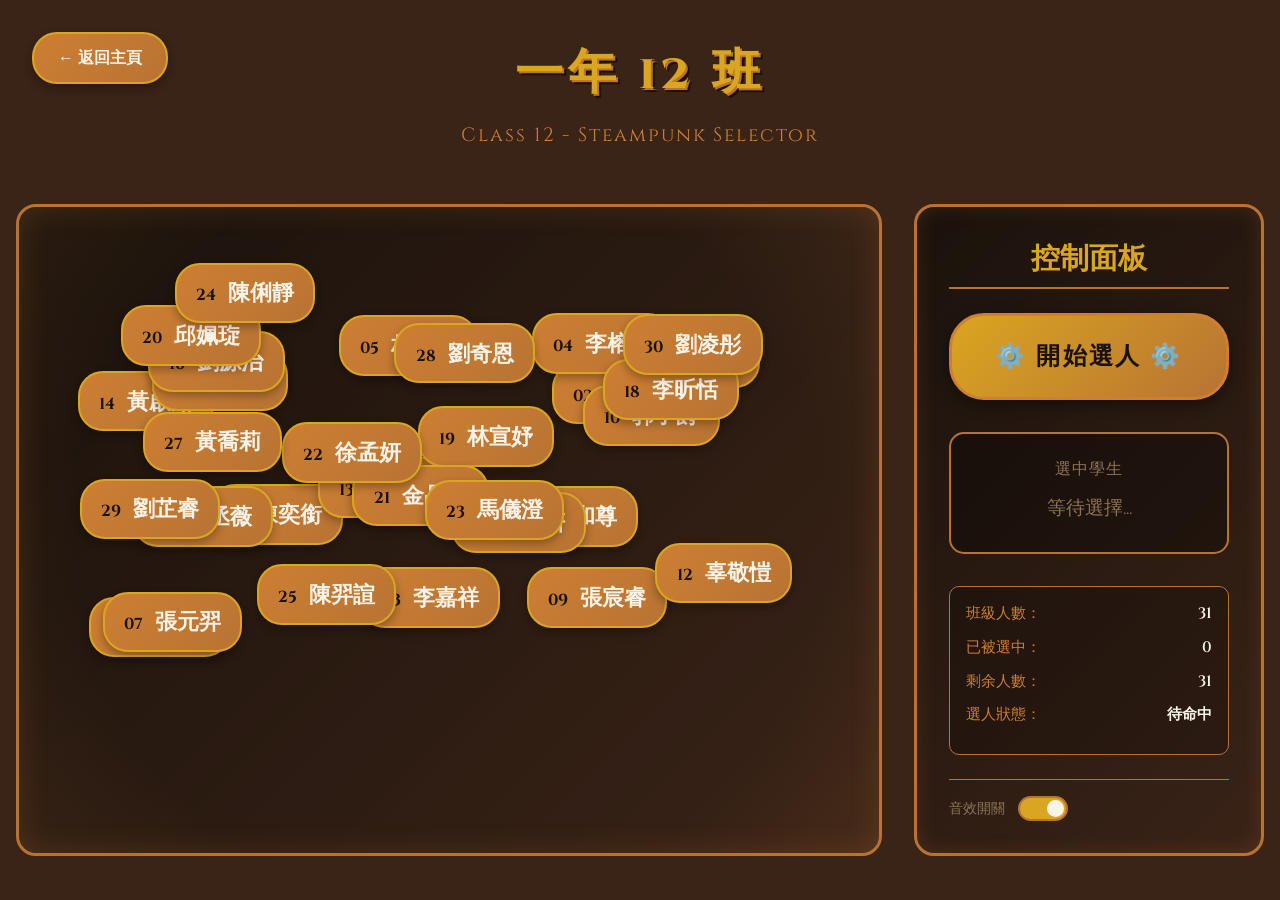
<file: classes/class-12.html>
<!DOCTYPE html>
<html lang="zh-TW">
<head>
    <meta charset="UTF-8">
    <meta name="viewport" content="width=device-width, initial-scale=1.0">
    <title>一年 12 班 - 蒸氣龐克選人系統</title>
    
    <!-- Google Fonts -->
    <link rel="preconnect" href="https://fonts.googleapis.com">
    <link rel="preconnect" href="https://fonts.gstatic.com" crossorigin>
    <link href="https://fonts.googleapis.com/css2?family=Cinzel:wght@400;600;700&family=Cinzel+Decorative:wght@700&display=swap" rel="stylesheet">
    
    <!-- 樣式 -->
    <link rel="stylesheet" href="../css/steampunk.css">
    <style>
        /* ===== 班級頁面專用樣式 ===== */
        :root {
            --selection-glow: #ffd700;
        }

        .class-page-container {
            max-width: 1400px;
            margin: 0 auto;
            padding: 1rem;
        }

        /* 頁面標題 */
        .class-header {
            text-align: center;
            padding: 1.5rem 0;
            margin-bottom: 2rem;
            position: relative;
        }

        .back-button {
            position: absolute;
            left: 1rem;
            top: 1rem;
            padding: 0.8rem 1.5rem;
            background: linear-gradient(135deg, var(--steampunk-bronze), var(--steampunk-copper));
            border: 2px solid var(--steampunk-gold);
            border-radius: 25px;
            color: var(--steam-white);
            text-decoration: none;
            font-family: var(--font-content);
            font-weight: 600;
            transition: all 0.3s ease;
            box-shadow: 0 4px 10px rgba(0,0,0,0.3);
        }

        .back-button:hover {
            transform: translateY(-2px);
            box-shadow: 0 6px 15px rgba(0,0,0,0.4);
            background: linear-gradient(135deg, var(--steampunk-gold), var(--steampunk-copper));
        }

        .class-title {
            font-family: var(--font-title);
            font-size: 3rem;
            color: var(--steampunk-gold);
            text-shadow: 2px 2px 0 var(--steampunk-copper), 4px 4px 0 rgba(0,0,0,0.5);
            margin-bottom: 1rem;
            letter-spacing: 0.1em;
        }

        .class-subtitle {
            font-size: 1.2rem;
            color: var(--steampunk-bronze);
            letter-spacing: 0.1em;
        }

        /* 主內容區域 */
        .main-content {
            display: grid;
            grid-template-columns: 1fr 350px;
            gap: 2rem;
            min-height: 600px;
        }

        /* 文字雲區域 */
        .text-cloud-container {
            background: linear-gradient(135deg, var(--steampunk-dark), rgba(58, 35, 23, 0.8));
            border: 3px solid var(--steampunk-copper);
            border-radius: 20px;
            padding: 2rem;
            position: relative;
            overflow: hidden;
            box-shadow: inset 0 0 30px rgba(184, 115, 51, 0.2);
            min-height: 500px;
        }

        .text-cloud-container::before {
            content: '';
            position: absolute;
            top: 0;
            left: 0;
            right: 0;
            bottom: 0;
            background: radial-gradient(circle at center, transparent 70%, rgba(184, 115, 51, 0.1));
            pointer-events: none;
        }

        .text-cloud-area {
            position: relative;
            width: 100%;
            height: 450px;
            overflow: hidden;
        }

        /* 單個學生文字雲元素 */
        .student-cloud-item {
            position: absolute;
            padding: 0.8rem 1.2rem;
            background: linear-gradient(135deg, var(--steampunk-bronze), var(--steampunk-copper));
            border: 2px solid var(--steampunk-gold);
            border-radius: 25px;
            cursor: pointer;
            transition: all 0.3s ease;
            user-select: none;
            box-shadow: 0 4px 10px rgba(0,0,0,0.3);
        }

        .student-cloud-item:hover {
            transform: scale(1.1);
            z-index: 10;
            box-shadow: 0 6px 15px rgba(0,0,0,0.4);
        }

        .student-cloud-item.highlighted {
            background: linear-gradient(135deg, var(--steampunk-gold), #ffd700);
            border-color: #fff;
            transform: scale(1.3);
            z-index: 20;
            box-shadow: 0 0 20px var(--selection-glow);
        }

        .student-cloud-item.selected {
            background: linear-gradient(135deg, #ffd700, var(--steampunk-gold));
            border-color: #fff;
            transform: scale(1.5);
            z-index: 30;
            animation: selection-glow 1s ease;
        }

        @keyframes selection-glow {
            0%, 100% { box-shadow: 0 0 30px var(--selection-glow); }
            50% { box-shadow: 0 0 50px var(--selection-glow), 0 0 70px var(--selection-glow); }
        }

        .seat-number {
            font-family: var(--font-content);
            font-size: 1rem;
            font-weight: 700;
            color: var(--steampunk-dark);
            margin-right: 0.5rem;
        }

        .student-name {
            font-family: var(--font-zh);
            font-size: 1.4rem;
            font-weight: 700;
            color: var(--steam-white);
        }

        /* 右側控制面板 */
        .control-panel {
            background: linear-gradient(135deg, var(--steampunk-dark), rgba(58, 35, 23, 0.8));
            border: 3px solid var(--steampunk-copper);
            border-radius: 20px;
            padding: 2rem;
            height: fit-content;
            box-shadow: inset 0 0 20px rgba(184, 115, 51, 0.2);
        }

        .panel-title {
            font-family: var(--font-title);
            font-size: 1.8rem;
            color: var(--steampunk-gold);
            text-align: center;
            margin-bottom: 1.5rem;
            padding-bottom: 0.5rem;
            border-bottom: 2px solid var(--steampunk-copper);
        }

        /* 選人按鈕 */
        .select-button {
            width: 100%;
            padding: 1.5rem 2rem;
            margin-bottom: 2rem;
            background: linear-gradient(135deg, var(--steampunk-gold), var(--steampunk-copper));
            border: 3px solid var(--steampunk-bronze);
            border-radius: 35px;
            color: var(--steampunk-dark);
            font-family: var(--font-title);
            font-size: 1.5rem;
            font-weight: 700;
            cursor: pointer;
            transition: all 0.3s ease;
            box-shadow: 0 5px 15px rgba(0,0,0,0.4);
            letter-spacing: 0.1em;
        }

        .select-button:hover {
            transform: translateY(-3px);
            box-shadow: 0 8px 20px rgba(0,0,0,0.5);
            background: linear-gradient(135deg, #ffd700, var(--steampunk-gold));
        }

        .select-button:active {
            transform: translateY(-1px);
        }

        .select-button:disabled {
            opacity: 0.6;
            cursor: not-allowed;
            transform: none;
        }

        /* 結果顯示區域 */
        .result-area {
            background: rgba(0,0,0,0.3);
            border: 2px solid var(--steampunk-copper);
            border-radius: 15px;
            padding: 1.5rem;
            margin-bottom: 2rem;
            min-height: 120px;
            display: flex;
            flex-direction: column;
            align-items: center;
            justify-content: center;
        }

        .result-label {
            font-family: var(--font-content);
            font-size: 1rem;
            color: var(--steam-gray);
            margin-bottom: 0.5rem;
            letter-spacing: 0.05em;
        }

        .result-display {
            font-family: var(--font-title);
            font-size: 2rem;
            color: var(--steampunk-gold);
            text-align: center;
            min-height: 2.5rem;
            display: flex;
            align-items: center;
            justify-content: center;
        }

        .result-display .seat {
            font-size: 1.5rem;
            margin-right: 0.5rem;
            color: var(--steampunk-copper);
        }

        .result-display .name {
            font-size: 2.2rem;
            font-weight: 700;
        }

        /* 統計資訊 */
        .stats-area {
            background: rgba(0,0,0,0.2);
            border: 1px solid var(--steampunk-copper);
            border-radius: 10px;
            padding: 1rem;
        }

        .stat-item {
            display: flex;
            justify-content: space-between;
            margin-bottom: 0.8rem;
            font-family: var(--font-content);
            font-size: 0.95rem;
        }

        .stat-label {
            color: var(--steampunk-bronze);
        }

        .stat-value {
            color: var(--steam-white);
            font-weight: 600;
        }

        /* 音效控制 */
        .audio-controls {
            margin-top: 1.5rem;
            padding-top: 1rem;
            border-top: 1px solid var(--steampunk-copper);
        }

        .audio-toggle {
            display: flex;
            align-items: center;
            gap: 0.8rem;
            font-family: var(--font-content);
            font-size: 0.9rem;
            color: var(--steam-gray);
        }

        .toggle-switch {
            width: 50px;
            height: 25px;
            background: var(--steampunk-dark);
            border: 2px solid var(--steampunk-copper);
            border-radius: 13px;
            position: relative;
            cursor: pointer;
            transition: background 0.3s ease;
        }

        .toggle-switch.active {
            background: var(--steampunk-gold);
        }

        .toggle-switch::before {
            content: '';
            position: absolute;
            top: 2px;
            left: 2px;
            width: 17px;
            height: 17px;
            background: var(--steam-white);
            border-radius: 50%;
            transition: transform 0.3s ease;
        }

        .toggle-switch.active::before {
            transform: translateX(25px);
        }

        /* 響應式設計 */
        @media (max-width: 1024px) {
            .main-content {
                grid-template-columns: 1fr;
                gap: 1.5rem;
            }

            .class-title {
                font-size: 2.2rem;
            }
        }

        @media (max-width: 768px) {
            .class-page-container {
                padding: 0.5rem;
            }

            .class-title {
                font-size: 1.8rem;
            }

            .text-cloud-container {
                padding: 1rem;
            }

            .text-cloud-area {
                height: 350px;
            }

            .control-panel {
                padding: 1.5rem;
            }

            .student-cloud-item {
                padding: 0.6rem 1rem;
            }

            .student-name {
                font-size: 1.2rem;
            }

            .select-button {
                font-size: 1.2rem;
                padding: 1.2rem 1.5rem;
            }

            .back-button {
                position: relative;
                left: 0;
                top: 0;
                margin-bottom: 1rem;
                display: inline-block;
            }
        }

        /* 載入動畫 */
        .loading-overlay {
            position: fixed;
            top: 0;
            left: 0;
            width: 100%;
            height: 100%;
            background: rgba(26, 18, 12, 0.95);
            display: flex;
            flex-direction: column;
            justify-content: center;
            align-items: center;
            z-index: 1000;
            transition: opacity 0.5s ease;
        }

        .loading-overlay.fade-out {
            opacity: 0;
            pointer-events: none;
        }

        .loading-text {
            font-family: var(--font-title);
            font-size: 2rem;
            color: var(--steampunk-gold);
            margin-bottom: 2rem;
            letter-spacing: 0.1em;
        }

        .loading-gear {
            width: 100px;
            height: 100px;
            border: 5px solid var(--steampunk-copper);
            border-top: 5px solid var(--steampunk-gold);
            border-radius: 50%;
            animation: loading-rotate 1s linear infinite;
        }

        @keyframes loading-rotate {
            from { transform: rotate(0deg); }
            to { transform: rotate(360deg); }
        }
    </style>
</head>
<body>
    <!-- 載入畫面 -->
    <div class="loading-overlay" id="loadingOverlay">
        <div class="loading-text">系統初始化中...</div>
        <div class="loading-gear"></div>
    </div>

    <!-- 主容器 -->
    <div class="class-page-container">
        <!-- 頁面標題 -->
        <header class="class-header">
            <a href="../index.html" class="back-button">← 返回主頁</a>
            <h1 class="class-title">一年 12 班</h1>
            <p class="class-subtitle">Class 12 - Steampunk Selector</p>
        </header>

        <!-- 主內容區域 -->
        <div class="main-content">
            <!-- 文字雲區域 -->
            <div class="text-cloud-container">
                <div class="text-cloud-area" id="textCloudArea">
                    <!-- 學生文字雲將由 JavaScript 動態生成 -->
                </div>
            </div>

            <!-- 控制面板 -->
            <aside class="control-panel">
                <h2 class="panel-title">控制面板</h2>
                
                <!-- 選人按鈕 -->
                <button class="select-button" id="selectButton" onclick="startSelection()">
                    ⚙️ 開始選人 ⚙️
                </button>

                <!-- 結果顯示 -->
                <div class="result-area">
                    <div class="result-label">選中學生</div>
                    <div class="result-display" id="resultDisplay">
                        <span style="color: var(--steam-gray); font-size: 1.2rem;">等待選擇...</span>
                    </div>
                </div>

                <!-- 統計資訊 -->
                <div class="stats-area">
                    <div class="stat-item">
                        <span class="stat-label">班級人數：</span>
                        <span class="stat-value" id="totalStudents">31</span>
                    </div>
                    <div class="stat-item">
                        <span class="stat-label">已被選中：</span>
                        <span class="stat-value" id="selectedCount">0</span>
                    </div>
                    <div class="stat-item">
                        <span class="stat-label">剩余人數：</span>
                        <span class="stat-value" id="remainingCount">31</span>
                    </div>
                    <div class="stat-item">
                        <span class="stat-label">選人狀態：</span>
                        <span class="stat-value" id="selectionStatus">待命中</span>
                    </div>
                </div>

                <!-- 音效控制 -->
                <div class="audio-controls">
                    <div class="audio-toggle">
                        <span>音效開關</span>
                        <div class="toggle-switch active" id="audioToggle" onclick="toggleAudio()"></div>
                    </div>
                </div>
            </aside>
        </div>
    </div>

    <!-- JavaScript -->
    <script src="../js/text-cloud.js"></script>
    <script src="../js/student-picker.js"></script>
    <script>
        // 班級專屬數據 - 一年 12 班學生
        const currentClassData = [
            { seat: '01', name: '吳冠緯' }, { seat: '02', name: '李定曄' }, { seat: '03', name: '李嘉祥' },
            { seat: '04', name: '李榕朋' }, { seat: '05', name: '林庭佐' }, { seat: '06', name: '柯旻佑' },
            { seat: '07', name: '張元羿' }, { seat: '08', name: '張和尊' }, { seat: '09', name: '張宸睿' },
            { seat: '10', name: '郭子爵' }, { seat: '11', name: '陳奕銜' }, { seat: '12', name: '辜敬愷' },
            { seat: '13', name: '黃凡軒' }, { seat: '14', name: '黃啟翔' }, { seat: '15', name: '劉品謙' },
            { seat: '16', name: '劉源治' }, { seat: '17', name: '呂帛妍' }, { seat: '18', name: '李昕恬' },
            { seat: '19', name: '林宣妤' }, { seat: '20', name: '邱姵琁' }, { seat: '21', name: '金品岑' },
            { seat: '22', name: '徐孟妍' }, { seat: '23', name: '馬儀澄' }, { seat: '24', name: '陳俐靜' },
            { seat: '25', name: '陳羿諠' }, { seat: '26', name: '黃丞薇' }, { seat: '27', name: '黃喬莉' },
            { seat: '28', name: '劉奇恩' }, { seat: '29', name: '劉芷睿' }, { seat: '30', name: '劉凌彤' },
            { seat: '31', name: '謝婷亦' }
        ];

        // 頁面初始化
        document.addEventListener('DOMContentLoaded', function() {
            initializeClassPage();
        });

        function initializeClassPage() {
            // 隱藏載入畫面
            setTimeout(() => {
                document.getElementById('loadingOverlay').classList.add('fade-out');
            }, 1000);

            // 初始化文字雲
            const textCloudArea = document.getElementById('textCloudArea');
            initializeTextCloud(textCloudArea, currentClassData);

            // 初始化選人系統
            initializeStudentPicker(currentClassData);

            // 初始化音效
            initializeAudio();

            console.log('二年三班頁面初始化完成 🎓⚙️');
        }
    </script>
</body>
</html>
</file>
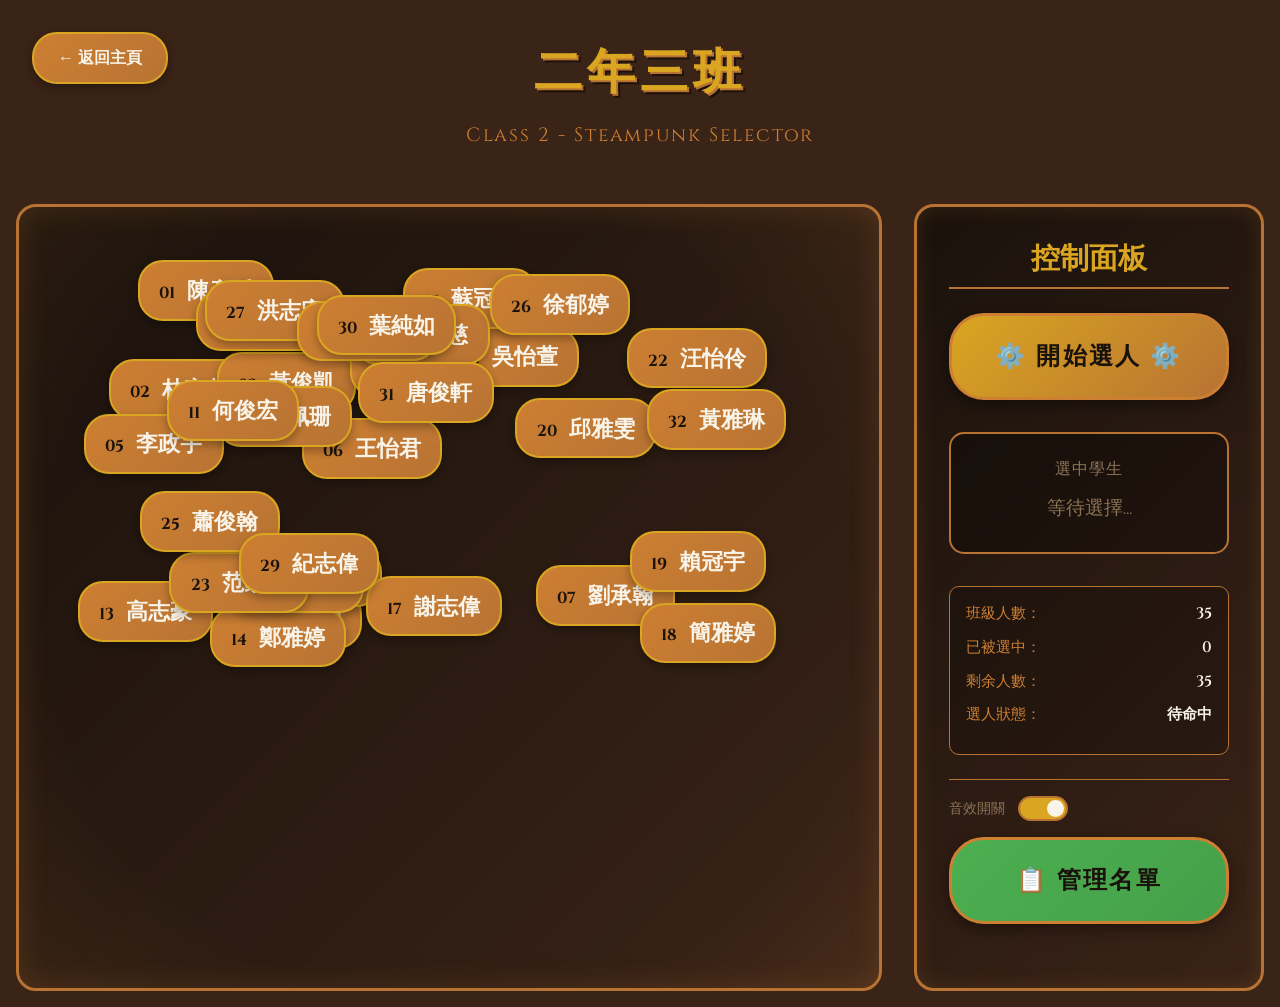
<file: classes/class-2.html>
<!DOCTYPE html>
<html lang="zh-TW">
<head>
    <meta charset="UTF-8">
    <meta name="viewport" content="width=device-width, initial-scale=1.0">
    <title>二年三班 - 蒸氣龐克選人系統</title>
    
    <!-- Google Fonts -->
    <link rel="preconnect" href="https://fonts.googleapis.com">
    <link rel="preconnect" href="https://fonts.gstatic.com" crossorigin>
    <link href="https://fonts.googleapis.com/css2?family=Cinzel:wght@400;600;700&family=Cinzel+Decorative:wght@700&display=swap" rel="stylesheet">
    
    <!-- 樣式 -->
    <link rel="stylesheet" href="../css/steampunk.css">
    <link rel="stylesheet" href="../css/student-manager.css">
    <style>
        /* ===== 班級頁面專用樣式 ===== */
        :root {
            --selection-glow: #ffd700;
        }

        .class-page-container {
            max-width: 1400px;
            margin: 0 auto;
            padding: 1rem;
        }

        /* 頁面標題 */
        .class-header {
            text-align: center;
            padding: 1.5rem 0;
            margin-bottom: 2rem;
            position: relative;
        }

        .back-button {
            position: absolute;
            left: 1rem;
            top: 1rem;
            padding: 0.8rem 1.5rem;
            background: linear-gradient(135deg, var(--steampunk-bronze), var(--steampunk-copper));
            border: 2px solid var(--steampunk-gold);
            border-radius: 25px;
            color: var(--steam-white);
            text-decoration: none;
            font-family: var(--font-content);
            font-weight: 600;
            transition: all 0.3s ease;
            box-shadow: 0 4px 10px rgba(0,0,0,0.3);
        }

        .back-button:hover {
            transform: translateY(-2px);
            box-shadow: 0 6px 15px rgba(0,0,0,0.4);
            background: linear-gradient(135deg, var(--steampunk-gold), var(--steampunk-copper));
        }

        .class-title {
            font-family: var(--font-title);
            font-size: 3rem;
            color: var(--steampunk-gold);
            text-shadow: 2px 2px 0 var(--steampunk-copper), 4px 4px 0 rgba(0,0,0,0.5);
            margin-bottom: 1rem;
            letter-spacing: 0.1em;
        }

        .class-subtitle {
            font-size: 1.2rem;
            color: var(--steampunk-bronze);
            letter-spacing: 0.1em;
        }

        /* 主內容區域 */
        .main-content {
            display: grid;
            grid-template-columns: 1fr 350px;
            gap: 2rem;
            min-height: 600px;
        }

        /* 文字雲區域 */
        .text-cloud-container {
            background: linear-gradient(135deg, var(--steampunk-dark), rgba(58, 35, 23, 0.8));
            border: 3px solid var(--steampunk-copper);
            border-radius: 20px;
            padding: 2rem;
            position: relative;
            overflow: hidden;
            box-shadow: inset 0 0 30px rgba(184, 115, 51, 0.2);
            min-height: 500px;
        }

        .text-cloud-container::before {
            content: '';
            position: absolute;
            top: 0;
            left: 0;
            right: 0;
            bottom: 0;
            background: radial-gradient(circle at center, transparent 70%, rgba(184, 115, 51, 0.1));
            pointer-events: none;
        }

        .text-cloud-area {
            position: relative;
            width: 100%;
            height: 450px;
            overflow: hidden;
        }

        /* 單個學生文字雲元素 */
        .student-cloud-item {
            position: absolute;
            padding: 0.8rem 1.2rem;
            background: linear-gradient(135deg, var(--steampunk-bronze), var(--steampunk-copper));
            border: 2px solid var(--steampunk-gold);
            border-radius: 25px;
            cursor: pointer;
            transition: all 0.3s ease;
            user-select: none;
            box-shadow: 0 4px 10px rgba(0,0,0,0.3);
        }

        .student-cloud-item:hover {
            transform: scale(1.1);
            z-index: 10;
            box-shadow: 0 6px 15px rgba(0,0,0,0.4);
        }

        .student-cloud-item.highlighted {
            background: linear-gradient(135deg, var(--steampunk-gold), #ffd700);
            border-color: #fff;
            transform: scale(1.3);
            z-index: 20;
            box-shadow: 0 0 20px var(--selection-glow);
        }

        .student-cloud-item.selected {
            background: linear-gradient(135deg, #ffd700, var(--steampunk-gold));
            border-color: #fff;
            transform: scale(1.5);
            z-index: 30;
            animation: selection-glow 1s ease;
        }

        @keyframes selection-glow {
            0%, 100% { box-shadow: 0 0 30px var(--selection-glow); }
            50% { box-shadow: 0 0 50px var(--selection-glow), 0 0 70px var(--selection-glow); }
        }

        .seat-number {
            font-family: var(--font-content);
            font-size: 1rem;
            font-weight: 700;
            color: var(--steampunk-dark);
            margin-right: 0.5rem;
        }

        .student-name {
            font-family: var(--font-zh);
            font-size: 1.4rem;
            font-weight: 700;
            color: var(--steam-white);
        }

        /* 右側控制面板 */
        .control-panel {
            background: linear-gradient(135deg, var(--steampunk-dark), rgba(58, 35, 23, 0.8));
            border: 3px solid var(--steampunk-copper);
            border-radius: 20px;
            padding: 2rem;
            height: fit-content;
            box-shadow: inset 0 0 20px rgba(184, 115, 51, 0.2);
        }

        .panel-title {
            font-family: var(--font-title);
            font-size: 1.8rem;
            color: var(--steampunk-gold);
            text-align: center;
            margin-bottom: 1.5rem;
            padding-bottom: 0.5rem;
            border-bottom: 2px solid var(--steampunk-copper);
        }

        /* 選人按鈕 */
        .select-button {
            width: 100%;
            padding: 1.5rem 2rem;
            margin-bottom: 2rem;
            background: linear-gradient(135deg, var(--steampunk-gold), var(--steampunk-copper));
            border: 3px solid var(--steampunk-bronze);
            border-radius: 35px;
            color: var(--steampunk-dark);
            font-family: var(--font-title);
            font-size: 1.5rem;
            font-weight: 700;
            cursor: pointer;
            transition: all 0.3s ease;
            box-shadow: 0 5px 15px rgba(0,0,0,0.4);
            letter-spacing: 0.1em;
        }

        .select-button:hover {
            transform: translateY(-3px);
            box-shadow: 0 8px 20px rgba(0,0,0,0.5);
            background: linear-gradient(135deg, #ffd700, var(--steampunk-gold));
        }

        .select-button:active {
            transform: translateY(-1px);
        }

        .select-button:disabled {
            opacity: 0.6;
            cursor: not-allowed;
            transform: none;
        }

        /* 結果顯示區域 */
        .result-area {
            background: rgba(0,0,0,0.3);
            border: 2px solid var(--steampunk-copper);
            border-radius: 15px;
            padding: 1.5rem;
            margin-bottom: 2rem;
            min-height: 120px;
            display: flex;
            flex-direction: column;
            align-items: center;
            justify-content: center;
        }

        .result-label {
            font-family: var(--font-content);
            font-size: 1rem;
            color: var(--steam-gray);
            margin-bottom: 0.5rem;
            letter-spacing: 0.05em;
        }

        .result-display {
            font-family: var(--font-title);
            font-size: 2rem;
            color: var(--steampunk-gold);
            text-align: center;
            min-height: 2.5rem;
            display: flex;
            align-items: center;
            justify-content: center;
        }

        .result-display .seat {
            font-size: 1.5rem;
            margin-right: 0.5rem;
            color: var(--steampunk-copper);
        }

        .result-display .name {
            font-size: 2.2rem;
            font-weight: 700;
        }

        /* 統計資訊 */
        .stats-area {
            background: rgba(0,0,0,0.2);
            border: 1px solid var(--steampunk-copper);
            border-radius: 10px;
            padding: 1rem;
        }

        .stat-item {
            display: flex;
            justify-content: space-between;
            margin-bottom: 0.8rem;
            font-family: var(--font-content);
            font-size: 0.95rem;
        }

        .stat-label {
            color: var(--steampunk-bronze);
        }

        .stat-value {
            color: var(--steam-white);
            font-weight: 600;
        }

        /* 音效控制 */
        .audio-controls {
            margin-top: 1.5rem;
            padding-top: 1rem;
            border-top: 1px solid var(--steampunk-copper);
        }

        .audio-toggle {
            display: flex;
            align-items: center;
            gap: 0.8rem;
            font-family: var(--font-content);
            font-size: 0.9rem;
            color: var(--steam-gray);
        }

        .toggle-switch {
            width: 50px;
            height: 25px;
            background: var(--steampunk-dark);
            border: 2px solid var(--steampunk-copper);
            border-radius: 13px;
            position: relative;
            cursor: pointer;
            transition: background 0.3s ease;
        }

        .toggle-switch.active {
            background: var(--steampunk-gold);
        }

        .toggle-switch::before {
            content: '';
            position: absolute;
            top: 2px;
            left: 2px;
            width: 17px;
            height: 17px;
            background: var(--steam-white);
            border-radius: 50%;
            transition: transform 0.3s ease;
        }

        .toggle-switch.active::before {
            transform: translateX(25px);
        }

        /* 響應式設計 */
        @media (max-width: 1024px) {
            .main-content {
                grid-template-columns: 1fr;
                gap: 1.5rem;
            }

            .class-title {
                font-size: 2.2rem;
            }
        }

        @media (max-width: 768px) {
            .class-page-container {
                padding: 0.5rem;
            }

            .class-title {
                font-size: 1.8rem;
            }

            .text-cloud-container {
                padding: 1rem;
            }

            .text-cloud-area {
                height: 350px;
            }

            .control-panel {
                padding: 1.5rem;
            }

            .student-cloud-item {
                padding: 0.6rem 1rem;
            }

            .student-name {
                font-size: 1.2rem;
            }

            .select-button {
                font-size: 1.2rem;
                padding: 1.2rem 1.5rem;
            }

            .back-button {
                position: relative;
                left: 0;
                top: 0;
                margin-bottom: 1rem;
                display: inline-block;
            }
        }

        /* 載入動畫 */
        .loading-overlay {
            position: fixed;
            top: 0;
            left: 0;
            width: 100%;
            height: 100%;
            background: rgba(26, 18, 12, 0.95);
            display: flex;
            flex-direction: column;
            justify-content: center;
            align-items: center;
            z-index: 1000;
            transition: opacity 0.5s ease;
        }

        .loading-overlay.fade-out {
            opacity: 0;
            pointer-events: none;
        }

        .loading-text {
            font-family: var(--font-title);
            font-size: 2rem;
            color: var(--steampunk-gold);
            margin-bottom: 2rem;
            letter-spacing: 0.1em;
        }

        .loading-gear {
            width: 100px;
            height: 100px;
            border: 5px solid var(--steampunk-copper);
            border-top: 5px solid var(--steampunk-gold);
            border-radius: 50%;
            animation: loading-rotate 1s linear infinite;
        }

        @keyframes loading-rotate {
            from { transform: rotate(0deg); }
            to { transform: rotate(360deg); }
        }
    </style>
</head>
<body>
    <!-- 載入畫面 -->
    <div class="loading-overlay" id="loadingOverlay">
        <div class="loading-text">系統初始化中...</div>
        <div class="loading-gear"></div>
    </div>

    <!-- 主容器 -->
    <div class="class-page-container">
        <!-- 頁面標題 -->
        <header class="class-header">
            <a href="../index.html" class="back-button">← 返回主頁</a>
            <h1 class="class-title">二年三班</h1>
            <p class="class-subtitle">Class 2 - Steampunk Selector</p>
        </header>

        <!-- 主內容區域 -->
        <div class="main-content">
            <!-- 文字雲區域 -->
            <div class="text-cloud-container">
                <div class="text-cloud-area" id="textCloudArea">
                    <!-- 學生文字雲將由 JavaScript 動態生成 -->
                </div>
            </div>

            <!-- 控制面板 -->
            <aside class="control-panel">
                <h2 class="panel-title">控制面板</h2>
                
                <!-- 選人按鈕 -->
                <button class="select-button" id="selectButton" onclick="startSelection()">
                    ⚙️ 開始選人 ⚙️
                </button>

                <!-- 結果顯示 -->
                <div class="result-area">
                    <div class="result-label">選中學生</div>
                    <div class="result-display" id="resultDisplay">
                        <span style="color: var(--steam-gray); font-size: 1.2rem;">等待選擇...</span>
                    </div>
                </div>

                <!-- 統計資訊 -->
                <div class="stats-area">
                    <div class="stat-item">
                        <span class="stat-label">班級人數：</span>
                        <span class="stat-value" id="totalStudents">35</span>
                    </div>
                    <div class="stat-item">
                        <span class="stat-label">已被選中：</span>
                        <span class="stat-value" id="selectedCount">0</span>
                    </div>
                    <div class="stat-item">
                        <span class="stat-label">剩余人數：</span>
                        <span class="stat-value" id="remainingCount">35</span>
                    </div>
                    <div class="stat-item">
                        <span class="stat-label">選人狀態：</span>
                        <span class="stat-value" id="selectionStatus">待命中</span>
                    </div>
                </div>

                <!-- 音效控制 -->
                <div class="audio-controls">
                    <div class="audio-toggle">
                        <span>音效開關</span>
                        <div class="toggle-switch active" id="audioToggle" onclick="toggleAudio()"></div>
                    </div>
                </div>

                <!-- 管理按鈕 -->
                <button class="select-button" id="manageButton" onclick="openManager()" style="margin-top: 1rem; background: linear-gradient(135deg, #4CAF50, #45a049);">
                    📋 管理名單
                </button>
            </aside>
        </div>
    </div>

    <!-- JavaScript -->
    <script src="../js/student-manager.js"></script>
    <script src="../js/text-cloud.js"></script>
    <script src="../js/student-picker.js"></script>
    <script>
        // 班級專屬數據 - 二年三班學生
        const defaultClass2Data = [
            { seat: '01', name: '陳彥廷' }, { seat: '02', name: '林宜蓁' }, { seat: '03', name: '黃俊凱' },
            { seat: '04', name: '張雅筑' }, { seat: '05', name: '李政宇' }, { seat: '06', name: '王怡君' },
            { seat: '07', name: '劉承翰' }, { seat: '08', name: '吳怡萱' }, { seat: '09', name: '林建宏' },
            { seat: '10', name: '蔡佩珊' }, { seat: '11', name: '何俊宏' }, { seat: '12', name: '郭怡君' },
            { seat: '13', name: '高志豪' }, { seat: '14', name: '鄭雅婷' }, { seat: '15', name: '蘇冠廷' },
            { seat: '16', name: '曾沛慈' }, { seat: '17', name: '謝志偉' }, { seat: '18', name: '簡雅婷' },
            { seat: '19', name: '賴冠宇' }, { seat: '20', name: '邱雅雯' }, { seat: '21', name: '尹志強' },
            { seat: '22', name: '汪怡伶' }, { seat: '23', name: '范家豪' }, { seat: '24', name: '朱雅琪' },
            { seat: '25', name: '蕭俊翰' }, { seat: '26', name: '徐郁婷' }, { seat: '27', name: '洪志宏' },
            { seat: '28', name: '方郁馨' }, { seat: '29', name: '紀志偉' }, { seat: '30', name: '葉純如' },
            { seat: '31', name: '唐俊軒' }, { seat: '32', name: '黃雅琳' }, { seat: '33', name: '羅志偉' },
            { seat: '34', name: '楊雅玲' }, { seat: '35', name: '廖俊哲' }
        ];

        let currentClassData = [];

        // 頁面初始化
        document.addEventListener('DOMContentLoaded', function() {
            initializeClassPage();
        });

        function initializeClassPage() {
            setTimeout(() => {
                document.getElementById('loadingOverlay').classList.add('fade-out');
            }, 1000);

            const classData = getStudentData('class-2', '二年三班', defaultClass2Data);
            currentClassData = classData.students;

            const textCloudArea = document.getElementById('textCloudArea');
            initializeTextCloud(textCloudArea, currentClassData);
            initializeStudentPicker(currentClassData);
            initializeAudio();

            console.log('二年三班頁面初始化完成 🎓⚙️');
        }

        function openManager() {
            openStudentManager('class-2', '二年三班', currentClassData, (students) => {
                currentClassData = students;
                location.reload();
            });
        }
    </script>
</body>
</html>
</file>
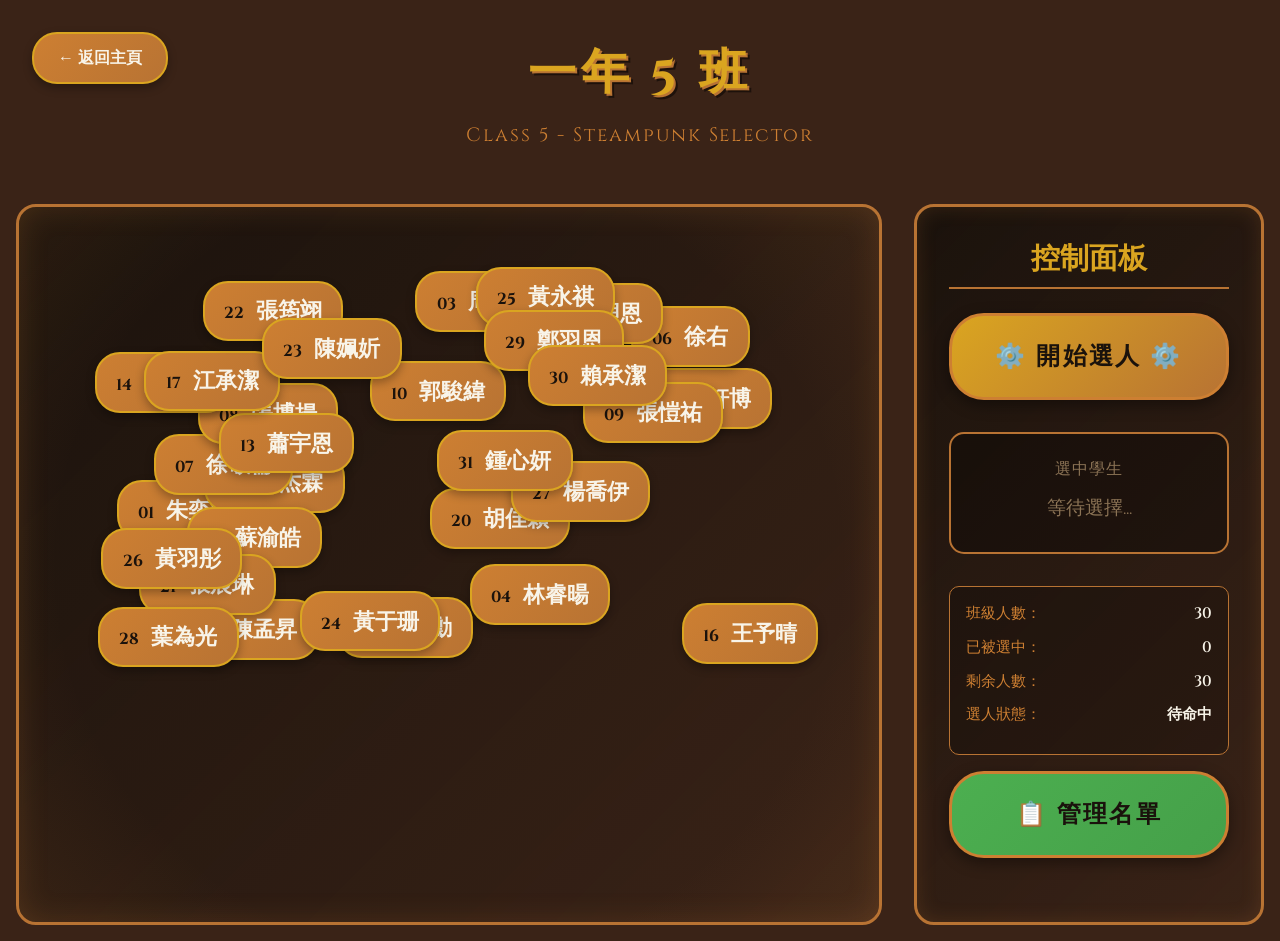
<file: classes/class-5.html>
<!DOCTYPE html>
<html lang="zh-TW">
<head>
    <meta charset="UTF-8">
    <meta name="viewport" content="width=device-width, initial-scale=1.0">
    <title>一年 5 班 - 蒸氣龐克選人系統</title>
    
    <!-- Google Fonts -->
    <link rel="preconnect" href="https://fonts.googleapis.com">
    <link rel="preconnect" href="https://fonts.gstatic.com" crossorigin>
    <link href="https://fonts.googleapis.com/css2?family=Cinzel:wght@400;600;700&family=Cinzel+Decorative:wght@700&display=swap" rel="stylesheet">
    
    <!-- 樣式 -->
<link rel="stylesheet" href="../css/steampunk.css">
    <style>
        /* ===== 班級頁面專用樣式 ===== */
        :root {
            --selection-glow: #ffd700;
        }

        .class-page-container {
            max-width: 1400px;
            margin: 0 auto;
            padding: 1rem;
        }

        /* 頁面標題 */
        .class-header {
            text-align: center;
            padding: 1.5rem 0;
            margin-bottom: 2rem;
            position: relative;
        }

        .back-button {
            position: absolute;
            left: 1rem;
            top: 1rem;
            padding: 0.8rem 1.5rem;
            background: linear-gradient(135deg, var(--steampunk-bronze), var(--steampunk-copper));
            border: 2px solid var(--steampunk-gold);
            border-radius: 25px;
            color: var(--steam-white);
            text-decoration: none;
            font-family: var(--font-content);
            font-weight: 600;
            transition: all 0.3s ease;
            box-shadow: 0 4px 10px rgba(0,0,0,0.3);
        }

        .back-button:hover {
            transform: translateY(-2px);
            box-shadow: 0 6px 15px rgba(0,0,0,0.4);
            background: linear-gradient(135deg, var(--steampunk-gold), var(--steampunk-copper));
        }

        .class-title {
            font-family: var(--font-title);
            font-size: 3rem;
            color: var(--steampunk-gold);
            text-shadow: 2px 2px 0 var(--steampunk-copper), 4px 4px 0 rgba(0,0,0,0.5);
            margin-bottom: 1rem;
            letter-spacing: 0.1em;
        }

        .class-subtitle {
            font-size: 1.2rem;
            color: var(--steampunk-bronze);
            letter-spacing: 0.1em;
        }

        /* 主內容區域 */
        .main-content {
            display: grid;
            grid-template-columns: 1fr 350px;
            gap: 2rem;
            min-height: 600px;
        }

        /* 文字雲區域 */
        .text-cloud-container {
            background: linear-gradient(135deg, var(--steampunk-dark), rgba(58, 35, 23, 0.8));
            border: 3px solid var(--steampunk-copper);
            border-radius: 20px;
            padding: 2rem;
            position: relative;
            overflow: hidden;
            box-shadow: inset 0 0 30px rgba(184, 115, 51, 0.2);
            min-height: 500px;
        }

        .text-cloud-container::before {
            content: '';
            position: absolute;
            top: 0;
            left: 0;
            right: 0;
            bottom: 0;
            background: radial-gradient(circle at center, transparent 70%, rgba(184, 115, 51, 0.1));
            pointer-events: none;
        }

        .text-cloud-area {
            position: relative;
            width: 100%;
            height: 450px;
            overflow: hidden;
        }

        /* 單個學生文字雲元素 */
        .student-cloud-item {
            position: absolute;
            padding: 0.8rem 1.2rem;
            background: linear-gradient(135deg, var(--steampunk-bronze), var(--steampunk-copper));
            border: 2px solid var(--steampunk-gold);
            border-radius: 25px;
            cursor: pointer;
            transition: all 0.3s ease;
            user-select: none;
            box-shadow: 0 4px 10px rgba(0,0,0,0.3);
        }

        .student-cloud-item:hover {
            transform: scale(1.1);
            z-index: 10;
            box-shadow: 0 6px 15px rgba(0,0,0,0.4);
        }

        .student-cloud-item.highlighted {
            background: linear-gradient(135deg, var(--steampunk-gold), #ffd700);
            border-color: #fff;
            transform: scale(1.3);
            z-index: 20;
            box-shadow: 0 0 20px var(--selection-glow);
        }

        .student-cloud-item.selected {
            background: linear-gradient(135deg, #ffd700, var(--steampunk-gold));
            border-color: #fff;
            transform: scale(1.5);
            z-index: 30;
            animation: selection-glow 1s ease;
        }

        @keyframes selection-glow {
            0%, 100% { box-shadow: 0 0 30px var(--selection-glow); }
            50% { box-shadow: 0 0 50px var(--selection-glow), 0 0 70px var(--selection-glow); }
        }

        .seat-number {
            font-family: var(--font-content);
            font-size: 1rem;
            font-weight: 700;
            color: var(--steampunk-dark);
            margin-right: 0.5rem;
        }

        .student-name {
            font-family: var(--font-zh);
            font-size: 1.4rem;
            font-weight: 700;
            color: var(--steam-white);
        }

        /* 右側控制面板 */
        .control-panel {
            background: linear-gradient(135deg, var(--steampunk-dark), rgba(58, 35, 23, 0.8));
            border: 3px solid var(--steampunk-copper);
            border-radius: 20px;
            padding: 2rem;
            height: fit-content;
            box-shadow: inset 0 0 20px rgba(184, 115, 51, 0.2);
        }

        .panel-title {
            font-family: var(--font-title);
            font-size: 1.8rem;
            color: var(--steampunk-gold);
            text-align: center;
            margin-bottom: 1.5rem;
            padding-bottom: 0.5rem;
            border-bottom: 2px solid var(--steampunk-copper);
        }

        /* 選人按鈕 */
        .select-button {
            width: 100%;
            padding: 1.5rem 2rem;
            margin-bottom: 2rem;
            background: linear-gradient(135deg, var(--steampunk-gold), var(--steampunk-copper));
            border: 3px solid var(--steampunk-bronze);
            border-radius: 35px;
            color: var(--steampunk-dark);
            font-family: var(--font-title);
            font-size: 1.5rem;
            font-weight: 700;
            cursor: pointer;
            transition: all 0.3s ease;
            box-shadow: 0 5px 15px rgba(0,0,0,0.4);
            letter-spacing: 0.1em;
        }

        .select-button:hover {
            transform: translateY(-3px);
            box-shadow: 0 8px 20px rgba(0,0,0,0.5);
            background: linear-gradient(135deg, #ffd700, var(--steampunk-gold));
        }

        .select-button:active {
            transform: translateY(-1px);
        }

        .select-button:disabled {
            opacity: 0.6;
            cursor: not-allowed;
            transform: none;
        }

        /* 結果顯示區域 */
        .result-area {
            background: rgba(0,0,0,0.3);
            border: 2px solid var(--steampunk-copper);
            border-radius: 15px;
            padding: 1.5rem;
            margin-bottom: 2rem;
            min-height: 120px;
            display: flex;
            flex-direction: column;
            align-items: center;
            justify-content: center;
        }

        .result-label {
            font-family: var(--font-content);
            font-size: 1rem;
            color: var(--steam-gray);
            margin-bottom: 0.5rem;
            letter-spacing: 0.05em;
        }

        .result-display {
            font-family: var(--font-title);
            font-size: 2rem;
            color: var(--steampunk-gold);
            text-align: center;
            min-height: 2.5rem;
            display: flex;
            align-items: center;
            justify-content: center;
        }

        .result-display .seat {
            font-size: 1.5rem;
            margin-right: 0.5rem;
            color: var(--steampunk-copper);
        }

        .result-display .name {
            font-size: 2.2rem;
            font-weight: 700;
        }

        /* 統計資訊 */
        .stats-area {
            background: rgba(0,0,0,0.2);
            border: 1px solid var(--steampunk-copper);
            border-radius: 10px;
            padding: 1rem;
        }

        .stat-item {
            display: flex;
            justify-content: space-between;
            margin-bottom: 0.8rem;
            font-family: var(--font-content);
            font-size: 0.95rem;
        }

        .stat-label {
            color: var(--steampunk-bronze);
        }

        .stat-value {
            color: var(--steam-white);
            font-weight: 600;
        }

        /* 音效控制 */
        .audio-controls {
            margin-top: 1.5rem;
            padding-top: 1rem;
            border-top: 1px solid var(--steampunk-copper);
        }

        .audio-toggle {
            display: flex;
            align-items: center;
            gap: 0.8rem;
            font-family: var(--font-content);
            font-size: 0.9rem;
            color: var(--steam-gray);
        }

        .toggle-switch {
            width: 50px;
            height: 25px;
            background: var(--steampunk-dark);
            border: 2px solid var(--steampunk-copper);
            border-radius: 13px;
            position: relative;
            cursor: pointer;
            transition: background 0.3s ease;
        }

        .toggle-switch.active {
            background: var(--steampunk-gold);
        }

        .toggle-switch::before {
            content: '';
            position: absolute;
            top: 2px;
            left: 2px;
            width: 17px;
            height: 17px;
            background: var(--steam-white);
            border-radius: 50%;
            transition: transform 0.3s ease;
        }

        .toggle-switch.active::before {
            transform: translateX(25px);
        }

        /* 響應式設計 */
        @media (max-width: 1024px) {
            .main-content {
                grid-template-columns: 1fr;
                gap: 1.5rem;
            }

            .class-title {
                font-size: 2.2rem;
            }
        }

        @media (max-width: 768px) {
            .class-page-container {
                padding: 0.5rem;
            }

            .class-title {
                font-size: 1.8rem;
            }

            .text-cloud-container {
                padding: 1rem;
            }

            .text-cloud-area {
                height: 350px;
            }

            .control-panel {
                padding: 1.5rem;
            }

            .student-cloud-item {
                padding: 0.6rem 1rem;
            }

            .student-name {
                font-size: 1.2rem;
            }

            .select-button {
                font-size: 1.2rem;
                padding: 1.2rem 1.5rem;
            }

            .back-button {
                position: relative;
                left: 0;
                top: 0;
                margin-bottom: 1rem;
                display: inline-block;
            }
        }

        /* 載入動畫 */
        .loading-overlay {
            position: fixed;
            top: 0;
            left: 0;
            width: 100%;
            height: 100%;
            background: rgba(26, 18, 12, 0.95);
            display: flex;
            flex-direction: column;
            justify-content: center;
            align-items: center;
            z-index: 1000;
            transition: opacity 0.5s ease;
        }

        .loading-overlay.fade-out {
            opacity: 0;
            pointer-events: none;
        }

        .loading-text {
            font-family: var(--font-title);
            font-size: 2rem;
            color: var(--steampunk-gold);
            margin-bottom: 2rem;
            letter-spacing: 0.1em;
        }

        .loading-gear {
            width: 100px;
            height: 100px;
            border: 5px solid var(--steampunk-copper);
            border-top: 5px solid var(--steampunk-gold);
            border-radius: 50%;
            animation: loading-rotate 1s linear infinite;
        }

        @keyframes loading-rotate {
            from { transform: rotate(0deg); }
            to { transform: rotate(360deg); }
        }
    </style>
</head>
<body>
    <!-- 載入畫面 -->
    <div class="loading-overlay" id="loadingOverlay">
        <div class="loading-text">系統初始化中...</div>
        <div class="loading-gear"></div>
    </div>

    <!-- 主容器 -->
    <div class="class-page-container">
        <!-- 頁面標題 -->
        <header class="class-header">
            <a href="../index.html" class="back-button">← 返回主頁</a>
            <h1 class="class-title">一年 5 班</h1>
            <p class="class-subtitle">Class 5 - Steampunk Selector</p>
        </header>

        <!-- 主內容區域 -->
        <div class="main-content">
            <!-- 文字雲區域 -->
            <div class="text-cloud-container">
                <div class="text-cloud-area" id="textCloudArea">
                    <!-- 學生文字雲將由 JavaScript 動態生成 -->
                </div>
            </div>

            <!-- 控制面板 -->
            <aside class="control-panel">
                <h2 class="panel-title">控制面板</h2>
                
                <!-- 選人按鈕 -->
                <button class="select-button" id="selectButton" onclick="startSelection()">
                    ⚙️ 開始選人 ⚙️
                </button>

                <!-- 結果顯示 -->
                <div class="result-area">
                    <div class="result-label">選中學生</div>
                    <div class="result-display" id="resultDisplay">
                        <span style="color: var(--steam-gray); font-size: 1.2rem;">等待選擇...</span>
                    </div>
                </div>

                <!-- 統計資訊 -->
                <div class="stats-area">
                    <div class="stat-item">
                        <span class="stat-label">班級人數：</span>
                        <span class="stat-value" id="totalStudents">30</span>
                    </div>
                    <div class="stat-item">
                        <span class="stat-label">已被選中：</span>
                        <span class="stat-value" id="selectedCount">0</span>
                    </div>
                    <div class="stat-item">
                        <span class="stat-label">剩余人數：</span>
                        <span class="stat-value" id="remainingCount">30</span>
                    </div>
                    <div class="stat-item">
                        <span class="stat-label">選人狀態：</span>
                        <span class="stat-value" id="selectionStatus">待命中</span>
                    </div>
                </div>

                <!-- 管理按鈕 -->
                <button class="select-button" id="manageButton" onclick="openManager()" style="margin-top: 1rem; background: linear-gradient(135deg, #4CAF50, #45a049);">
                    📋 管理名單
                </button>
            </aside>
        </div>
    </div>

    <!-- JavaScript -->
    <script src="../js/student-manager.js"></script>
    <script src="../js/text-cloud.js"></script>
    <script src="../js/student-picker.js"></script>
    <script>
        // 班級專屬數據 - 一年 5 班學生（保留轉出學生的座號）
        const defaultClass5Data = [
            { seat: '01', name: '朱奕丞' }, { seat: '02', name: '呂杰霖' }, { seat: '03', name: '周向謙' },
            { seat: '04', name: '林睿暘' }, { seat: '05', name: '洪軒博' }, { seat: '06', name: '徐右' },
            { seat: '07', name: '徐敬倫' }, { seat: '08', name: '張博揚' }, { seat: '09', name: '張愷祐' },
            { seat: '10', name: '郭駿緯' }, { seat: '11', name: '陳孟昇' }, { seat: '12', name: '陳彥勳' },
            { seat: '13', name: '蕭宇恩' }, { seat: '14', name: '闕丞翊' }, { seat: '15', name: '蘇渝皓' },
            { seat: '16', name: '王予晴' }, { seat: '17', name: '江承潔' }, { seat: '19', name: '邱珼恩' },
            { seat: '20', name: '胡佳穎' }, { seat: '21', name: '張宸琳' }, { seat: '22', name: '張筠翊' },
            { seat: '23', name: '陳姵妡' }, { seat: '24', name: '黃于珊' }, { seat: '25', name: '黃永祺' },
            { seat: '26', name: '黃羽彤' }, { seat: '27', name: '楊喬伊' }, { seat: '28', name: '葉為光' },
            { seat: '29', name: '鄭羽恩' }, { seat: '30', name: '賴承潔' }, { seat: '31', name: '鍾心妍' }
        ];

        let currentClassData = [];

        // 頁面初始化
        document.addEventListener('DOMContentLoaded', function() {
            initializeClassPage();
        });

        function initializeClassPage() {
            setTimeout(() => {
                document.getElementById('loadingOverlay').classList.add('fade-out');
            }, 1000);

            const classData = getStudentData('class-5', '一年 5 班', defaultClass5Data);
            currentClassData = classData.students;

            const textCloudArea = document.getElementById('textCloudArea');
            initializeTextCloud(textCloudArea, currentClassData);
            initializeStudentPicker(currentClassData);
            initializeAudio();

            console.log('一年 5 班頁面初始化完成 🎓⚙️');
        }

        function openManager() {
            openStudentManager('class-5', '一年 5 班', currentClassData, (students) => {
                currentClassData = students;
                location.reload();
            });
        }
    </script>
</body>
</html>
</file>
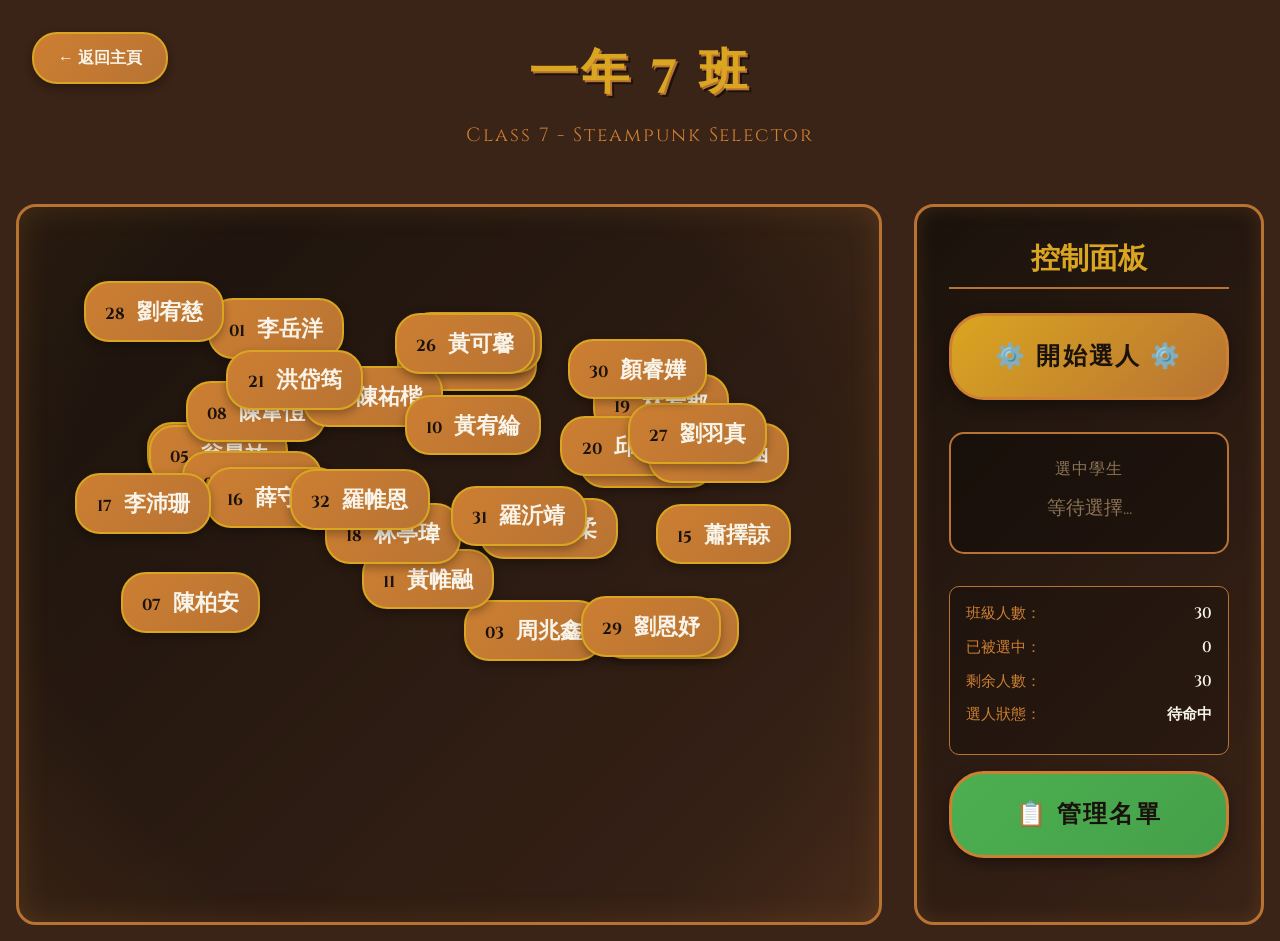
<file: classes/class-7.html>
<!DOCTYPE html>
<html lang="zh-TW">
<head>
    <meta charset="UTF-8">
    <meta name="viewport" content="width=device-width, initial-scale=1.0">
    <title>一年 7 班 - 蒸氣龐克選人系統</title>
    
    <!-- Google Fonts -->
    <link rel="preconnect" href="https://fonts.googleapis.com">
    <link rel="preconnect" href="https://fonts.gstatic.com" crossorigin>
    <link href="https://fonts.googleapis.com/css2?family=Cinzel:wght@400;600;700&family=Cinzel+Decorative:wght@700&display=swap" rel="stylesheet">
    
    <!-- 樣式 -->
    <link rel="stylesheet" href="../css/steampunk.css">
    <link rel="stylesheet" href="../css/student-manager.css">
    <style>
        /* ===== 班級頁面專用樣式 ===== */
        :root {
            --selection-glow: #ffd700;
        }

        .class-page-container {
            max-width: 1400px;
            margin: 0 auto;
            padding: 1rem;
        }

        /* 頁面標題 */
        .class-header {
            text-align: center;
            padding: 1.5rem 0;
            margin-bottom: 2rem;
            position: relative;
        }

        .back-button {
            position: absolute;
            left: 1rem;
            top: 1rem;
            padding: 0.8rem 1.5rem;
            background: linear-gradient(135deg, var(--steampunk-bronze), var(--steampunk-copper));
            border: 2px solid var(--steampunk-gold);
            border-radius: 25px;
            color: var(--steam-white);
            text-decoration: none;
            font-family: var(--font-content);
            font-weight: 600;
            transition: all 0.3s ease;
            box-shadow: 0 4px 10px rgba(0,0,0,0.3);
        }

        .back-button:hover {
            transform: translateY(-2px);
            box-shadow: 0 6px 15px rgba(0,0,0,0.4);
            background: linear-gradient(135deg, var(--steampunk-gold), var(--steampunk-copper));
        }

        .class-title {
            font-family: var(--font-title);
            font-size: 3rem;
            color: var(--steampunk-gold);
            text-shadow: 2px 2px 0 var(--steampunk-copper), 4px 4px 0 rgba(0,0,0,0.5);
            margin-bottom: 1rem;
            letter-spacing: 0.1em;
        }

        .class-subtitle {
            font-size: 1.2rem;
            color: var(--steampunk-bronze);
            letter-spacing: 0.1em;
        }

        /* 主內容區域 */
        .main-content {
            display: grid;
            grid-template-columns: 1fr 350px;
            gap: 2rem;
            min-height: 600px;
        }

        /* 文字雲區域 */
        .text-cloud-container {
            background: linear-gradient(135deg, var(--steampunk-dark), rgba(58, 35, 23, 0.8));
            border: 3px solid var(--steampunk-copper);
            border-radius: 20px;
            padding: 2rem;
            position: relative;
            overflow: hidden;
            box-shadow: inset 0 0 30px rgba(184, 115, 51, 0.2);
            min-height: 500px;
        }

        .text-cloud-container::before {
            content: '';
            position: absolute;
            top: 0;
            left: 0;
            right: 0;
            bottom: 0;
            background: radial-gradient(circle at center, transparent 70%, rgba(184, 115, 51, 0.1));
            pointer-events: none;
        }

        .text-cloud-area {
            position: relative;
            width: 100%;
            height: 450px;
            overflow: hidden;
        }

        /* 單個學生文字雲元素 */
        .student-cloud-item {
            position: absolute;
            padding: 0.8rem 1.2rem;
            background: linear-gradient(135deg, var(--steampunk-bronze), var(--steampunk-copper));
            border: 2px solid var(--steampunk-gold);
            border-radius: 25px;
            cursor: pointer;
            transition: all 0.3s ease;
            user-select: none;
            box-shadow: 0 4px 10px rgba(0,0,0,0.3);
        }

        .student-cloud-item:hover {
            transform: scale(1.1);
            z-index: 10;
            box-shadow: 0 6px 15px rgba(0,0,0,0.4);
        }

        .student-cloud-item.highlighted {
            background: linear-gradient(135deg, var(--steampunk-gold), #ffd700);
            border-color: #fff;
            transform: scale(1.3);
            z-index: 20;
            box-shadow: 0 0 20px var(--selection-glow);
        }

        .student-cloud-item.selected {
            background: linear-gradient(135deg, #ffd700, var(--steampunk-gold));
            border-color: #fff;
            transform: scale(1.5);
            z-index: 30;
            animation: selection-glow 1s ease;
        }

        @keyframes selection-glow {
            0%, 100% { box-shadow: 0 0 30px var(--selection-glow); }
            50% { box-shadow: 0 0 50px var(--selection-glow), 0 0 70px var(--selection-glow); }
        }

        .seat-number {
            font-family: var(--font-content);
            font-size: 1rem;
            font-weight: 700;
            color: var(--steampunk-dark);
            margin-right: 0.5rem;
        }

        .student-name {
            font-family: var(--font-zh);
            font-size: 1.4rem;
            font-weight: 700;
            color: var(--steam-white);
        }

        /* 右側控制面板 */
        .control-panel {
            background: linear-gradient(135deg, var(--steampunk-dark), rgba(58, 35, 23, 0.8));
            border: 3px solid var(--steampunk-copper);
            border-radius: 20px;
            padding: 2rem;
            height: fit-content;
            box-shadow: inset 0 0 20px rgba(184, 115, 51, 0.2);
        }

        .panel-title {
            font-family: var(--font-title);
            font-size: 1.8rem;
            color: var(--steampunk-gold);
            text-align: center;
            margin-bottom: 1.5rem;
            padding-bottom: 0.5rem;
            border-bottom: 2px solid var(--steampunk-copper);
        }

        /* 選人按鈕 */
        .select-button {
            width: 100%;
            padding: 1.5rem 2rem;
            margin-bottom: 2rem;
            background: linear-gradient(135deg, var(--steampunk-gold), var(--steampunk-copper));
            border: 3px solid var(--steampunk-bronze);
            border-radius: 35px;
            color: var(--steampunk-dark);
            font-family: var(--font-title);
            font-size: 1.5rem;
            font-weight: 700;
            cursor: pointer;
            transition: all 0.3s ease;
            box-shadow: 0 5px 15px rgba(0,0,0,0.4);
            letter-spacing: 0.1em;
        }

        .select-button:hover {
            transform: translateY(-3px);
            box-shadow: 0 8px 20px rgba(0,0,0,0.5);
            background: linear-gradient(135deg, #ffd700, var(--steampunk-gold));
        }

        .select-button:active {
            transform: translateY(-1px);
        }

        .select-button:disabled {
            opacity: 0.6;
            cursor: not-allowed;
            transform: none;
        }

        /* 結果顯示區域 */
        .result-area {
            background: rgba(0,0,0,0.3);
            border: 2px solid var(--steampunk-copper);
            border-radius: 15px;
            padding: 1.5rem;
            margin-bottom: 2rem;
            min-height: 120px;
            display: flex;
            flex-direction: column;
            align-items: center;
            justify-content: center;
        }

        .result-label {
            font-family: var(--font-content);
            font-size: 1rem;
            color: var(--steam-gray);
            margin-bottom: 0.5rem;
            letter-spacing: 0.05em;
        }

        .result-display {
            font-family: var(--font-title);
            font-size: 2rem;
            color: var(--steampunk-gold);
            text-align: center;
            min-height: 2.5rem;
            display: flex;
            align-items: center;
            justify-content: center;
        }

        .result-display .seat {
            font-size: 1.5rem;
            margin-right: 0.5rem;
            color: var(--steampunk-copper);
        }

        .result-display .name {
            font-size: 2.2rem;
            font-weight: 700;
        }

        /* 統計資訊 */
        .stats-area {
            background: rgba(0,0,0,0.2);
            border: 1px solid var(--steampunk-copper);
            border-radius: 10px;
            padding: 1rem;
        }

        .stat-item {
            display: flex;
            justify-content: space-between;
            margin-bottom: 0.8rem;
            font-family: var(--font-content);
            font-size: 0.95rem;
        }

        .stat-label {
            color: var(--steampunk-bronze);
        }

        .stat-value {
            color: var(--steam-white);
            font-weight: 600;
        }

        /* 音效控制 */
        .audio-controls {
            margin-top: 1.5rem;
            padding-top: 1rem;
            border-top: 1px solid var(--steampunk-copper);
        }

        .audio-toggle {
            display: flex;
            align-items: center;
            gap: 0.8rem;
            font-family: var(--font-content);
            font-size: 0.9rem;
            color: var(--steam-gray);
        }

        .toggle-switch {
            width: 50px;
            height: 25px;
            background: var(--steampunk-dark);
            border: 2px solid var(--steampunk-copper);
            border-radius: 13px;
            position: relative;
            cursor: pointer;
            transition: background 0.3s ease;
        }

        .toggle-switch.active {
            background: var(--steampunk-gold);
        }

        .toggle-switch::before {
            content: '';
            position: absolute;
            top: 2px;
            left: 2px;
            width: 17px;
            height: 17px;
            background: var(--steam-white);
            border-radius: 50%;
            transition: transform 0.3s ease;
        }

        .toggle-switch.active::before {
            transform: translateX(25px);
        }

        /* 響應式設計 */
        @media (max-width: 1024px) {
            .main-content {
                grid-template-columns: 1fr;
                gap: 1.5rem;
            }

            .class-title {
                font-size: 2.2rem;
            }
        }

        @media (max-width: 768px) {
            .class-page-container {
                padding: 0.5rem;
            }

            .class-title {
                font-size: 1.8rem;
            }

            .text-cloud-container {
                padding: 1rem;
            }

            .text-cloud-area {
                height: 350px;
            }

            .control-panel {
                padding: 1.5rem;
            }

            .student-cloud-item {
                padding: 0.6rem 1rem;
            }

            .student-name {
                font-size: 1.2rem;
            }

            .select-button {
                font-size: 1.2rem;
                padding: 1.2rem 1.5rem;
            }

            .back-button {
                position: relative;
                left: 0;
                top: 0;
                margin-bottom: 1rem;
                display: inline-block;
            }
        }

        /* 載入動畫 */
        .loading-overlay {
            position: fixed;
            top: 0;
            left: 0;
            width: 100%;
            height: 100%;
            background: rgba(26, 18, 12, 0.95);
            display: flex;
            flex-direction: column;
            justify-content: center;
            align-items: center;
            z-index: 1000;
            transition: opacity 0.5s ease;
        }

        .loading-overlay.fade-out {
            opacity: 0;
            pointer-events: none;
        }

        .loading-text {
            font-family: var(--font-title);
            font-size: 2rem;
            color: var(--steampunk-gold);
            margin-bottom: 2rem;
            letter-spacing: 0.1em;
        }

        .loading-gear {
            width: 100px;
            height: 100px;
            border: 5px solid var(--steampunk-copper);
            border-top: 5px solid var(--steampunk-gold);
            border-radius: 50%;
            animation: loading-rotate 1s linear infinite;
        }

        @keyframes loading-rotate {
            from { transform: rotate(0deg); }
            to { transform: rotate(360deg); }
        }
    </style>
</head>
<body>
    <!-- 載入畫面 -->
    <div class="loading-overlay" id="loadingOverlay">
        <div class="loading-text">系統初始化中...</div>
        <div class="loading-gear"></div>
    </div>

    <!-- 主容器 -->
    <div class="class-page-container">
        <!-- 頁面標題 -->
        <header class="class-header">
            <a href="../index.html" class="back-button">← 返回主頁</a>
            <h1 class="class-title">一年 7 班</h1>
            <p class="class-subtitle">Class 7 - Steampunk Selector</p>
        </header>

        <!-- 主內容區域 -->
        <div class="main-content">
            <!-- 文字雲區域 -->
            <div class="text-cloud-container">
                <div class="text-cloud-area" id="textCloudArea">
                    <!-- 學生文字雲將由 JavaScript 動態生成 -->
                </div>
            </div>

            <!-- 控制面板 -->
            <aside class="control-panel">
                <h2 class="panel-title">控制面板</h2>
                
                <!-- 選人按鈕 -->
                <button class="select-button" id="selectButton" onclick="startSelection()">
                    ⚙️ 開始選人 ⚙️
                </button>

                <!-- 結果顯示 -->
                <div class="result-area">
                    <div class="result-label">選中學生</div>
                    <div class="result-display" id="resultDisplay">
                        <span style="color: var(--steam-gray); font-size: 1.2rem;">等待選擇...</span>
                    </div>
                </div>

                <!-- 統計資訊 -->
                <div class="stats-area">
                    <div class="stat-item">
                        <span class="stat-label">班級人數：</span>
                        <span class="stat-value" id="totalStudents">30</span>
                    </div>
                    <div class="stat-item">
                        <span class="stat-label">已被選中：</span>
                        <span class="stat-value" id="selectedCount">0</span>
                    </div>
                    <div class="stat-item">
                        <span class="stat-label">剩余人數：</span>
                        <span class="stat-value" id="remainingCount">30</span>
                    </div>
                    <div class="stat-item">
                        <span class="stat-label">選人狀態：</span>
                        <span class="stat-value" id="selectionStatus">待命中</span>
                    </div>
                </div>

                <!-- 管理按鈕 -->
                <button class="select-button" id="manageButton" onclick="openManager()" style="margin-top: 1rem; background: linear-gradient(135deg, #4CAF50, #45a049);">
                    📋 管理名單
                </button>
            </aside>
        </div>
    </div>

    <!-- JavaScript -->
    <script src="../js/student-manager.js"></script>
    <script src="../js/text-cloud.js"></script>
    <script src="../js/student-picker.js"></script>
    <script>
        // 班級專屬數據 - 一年 7 班學生（保留轉出學生的座號）
        const defaultClass7Data = [
            { seat: '01', name: '李岳洋' }, { seat: '02', name: '李易駿' }, { seat: '03', name: '周兆鑫' },
            { seat: '04', name: '洪霽睿' }, { seat: '05', name: '翁晨祐' }, { seat: '06', name: '陳昱維' },
            { seat: '07', name: '陳柏安' }, { seat: '08', name: '陳韋愷' }, { seat: '09', name: '陳祐楷' },
            { seat: '10', name: '黃宥綸' }, { seat: '11', name: '黃帷融' }, { seat: '13', name: '劉修齊' },
            { seat: '14', name: '蔡亞辰' }, { seat: '15', name: '蕭擇諒' }, { seat: '16', name: '薛守智' },
            { seat: '17', name: '李沛珊' }, { seat: '18', name: '林亭瑋' }, { seat: '19', name: '林宥郡' },
            { seat: '20', name: '邱姸珺' }, { seat: '21', name: '洪岱筠' }, { seat: '22', name: '莊予涵' },
            { seat: '23', name: '陳雨柔' }, { seat: '24', name: '陳茹筠' }, { seat: '26', name: '黃可馨' },
            { seat: '27', name: '劉羽真' }, { seat: '28', name: '劉宥慈' }, { seat: '29', name: '劉恩妤' },
            { seat: '30', name: '顏睿嬅' }, { seat: '31', name: '羅沂靖' }, { seat: '32', name: '羅帷恩' }
        ];

        let currentClassData = [];

        // 頁面初始化
        document.addEventListener('DOMContentLoaded', function() {
            initializeClassPage();
        });

        function initializeClassPage() {
            setTimeout(() => {
                document.getElementById('loadingOverlay').classList.add('fade-out');
            }, 1000);

            const classData = getStudentData('class-7', '一年 7 班', defaultClass7Data);
            currentClassData = classData.students;

            const textCloudArea = document.getElementById('textCloudArea');
            initializeTextCloud(textCloudArea, currentClassData);
            initializeStudentPicker(currentClassData);
            initializeAudio();

            console.log('一年 7 班頁面初始化完成 🎓⚙️');
        }

        function openManager() {
            openStudentManager('class-7', '一年 7 班', currentClassData, (students) => {
                currentClassData = students;
                location.reload();
            });
        }
    </script>
</body>
</html>
</file>
<file: css/steampunk.css>
/* =================================
 * 蒸氣龐克風格核心樣式
 * Steamvunk CSS Theme
 * ================================= */

@import url('https://fonts.googleapis.com/css2?family=Cinzel:wght@400;600;700&family=Cinzel+Decorative:wght@700&display=swap');

/* ===== 變數定義 ===== */
:root {
  --steampunk-brown: #3a2317;     /* 主背景 - 深褐色 */
  --steampunk-copper: #b87333;    /* 銅色 - 強調色 */
  --steampunk-bronze: #cd7f32;    /* 青銅色 - 次要色 */
  --steampunk-gold: #daa520;      /* 金色 - 高光 */
  --steampunk-rust: #9e3e0f;      /* 鏽色 - 細節 */
  --steampunk-dark: #1a120c;       /* 極深色 - 深度 */
  --steam-white: #f8f4e9;         /* 米白色 */
  --steam-gray: #8b7355;          /* 蒸汽灰 */
  /* 字體變數 */
  --font-title: 'Cinzel Decorative', serif;
  --font-content: 'Cinzel', serif;
  --font-zh: 'Noto Serif TC', '微軟正黑體', 'Microsoft JhengHei', serif;
}

/* ===== 全局樣式 ===== */
* {
  margin: 0;
  padding: 0;
  box-sizing: border-box;
}

body {
  font-family: var(--font-content), var(--font-zh);
  background-color: var(--steampunk-brown);
  color: var(--steam-white);
  overflow-x: hidden;
  position: relative;
  min-height: 100vh;
}

/* ===== 背景動畫 - 蒸汽粒子 ===== */
.bg-animation {
  position: fixed;
  top: 0;
  left: 0;
  width: 100%;
  height: 100%;
  z-index: -1;
  pointer-events: none;
}

.steam-particle {
  position: absolute;
  background: radial-gradient(circle, rgba(184, 115, 51, 0.3) 0%, transparent 70%);
  border-radius: 50%;
  animation: steam-float 15s infinite;
}

.steam-particle:nth-child(1) { width: 80px; height: 80px; top: 10%; left: 5%; animation-delay: 0s; }
.steam-particle:nth-child(2) { width: 60px; height: 60px; top: 70%; left: 85%; animation-delay: 3s; }
.steam-particle:nth-child(3) { width: 100px; height: 100px; top: 40%; left: 60%; animation-delay: 6s; }
.steam-particle:nth-child(4) { width: 50px; height: 50px; top: 80%; left: 20%; animation-delay: 9s; }
.steam-particle:nth-child(5) { width: 70px; height: 70px; top: 20%; left: 75%; animation-delay: 12s; }

@keyframes steam-float {
  0% {
    transform: translateY(0) translateX(0) scale(0.8);
    opacity: 0.3;
  }
  25% {
    transform: translateY(-50px) translateX(20px) scale(1);
    opacity: 0.5;
  }
  50% {
    transform: translateY(-100px) translateX(-10px) scale(1.2);
    opacity: 0.4;
  }
  75% {
    transform: translateY(-150px) translateX(30px) scale(1);
    opacity: 0.2;
  }
  100% {
    transform: translateY(-200px) translateX(0) scale(0.8);
    opacity: 0;
  }
}

/* ===== 背景齒輪 ===== */
.gear-bg {
  position: absolute;
  background: linear-gradient(45deg, var(--steampunk-copper), var(--steampunk-bronze));
  border-radius: 50%;
  opacity: 0.1;
  animation: gear-rotate 60s linear infinite;
}

.gear-bg::before {
  content: '';
  position: absolute;
  top: 20%;
  left: 20%;
  width: 60%;
  height: 60%;
  background: var(--steampunk-brown);
  border-radius: 50%;
}

.gear-bg::after {
  content: '';
  position: absolute;
  top: 0;
  left: 45%;
  width: 10%;
  height: 100%;
  background: var(--steampunk-copper);
  box-shadow: 
    0 0 0 15px var(--steampunk-copper),
    0 0 0 30px var(--steampunk-brown),
    0 0 0 40px var(--steampunk-copper);
}

#gear1 {
  width: 200px;
  height: 200px;
  top: -50px;
  right: -50px;
  animation-duration: 120s;
}

#gear2 {
  width: 150px;
  height: 150px;
  bottom: 10%;
  left: -30px;
  animation-duration: 80s;
  animation-direction: reverse;
}

@keyframes gear-rotate {
  from { transform: rotate(0deg); }
  to { transform: rotate(360deg); }
}

/* ===== 主容器 ===== */
.main-container {
  max-width: 1200px;
  margin: 0 auto;
  padding: 2rem;
  position: relative;
  z-index: 10;
}

/* ===== 標題區域 ===== */
.title-section {
  text-align: center;
  margin-bottom: 4rem;
  padding: 2rem 0;
  position: relative;
}

.title-decoration {
  display: flex;
  align-items: center;
  justify-content: center;
  gap: 2rem;
  margin-bottom: 1rem;
}

.gear-title {
  width: 60px;
  height: 60px;
  background: radial-gradient(circle, var(--steampunk-gold) 20%, var(--steampunk-copper) 40%, transparent 60%);
  border: 3px solid var(--steampunk-gold);
  border-radius: 50%;
  position: relative;
  animation: gear-rotate 20s linear infinite;
}

.gear-title::before {
  content: '';
  position: absolute;
  top: 30%;
  left: 30%;
  width: 40%;
  height: 40%;
  background: var(--steampunk-brown);
  border-radius: 50%;
}

.steampunk-main-title {
  font-family: var(--font-title);
  font-size: 3.5rem;
  font-weight: 700;
  color: var(--steampunk-gold);
  text-shadow: 
    3px 3px 0 var(--steampunk-copper),
    6px 6px 0 rgba(0, 0, 0, 0.5);
  letter-spacing: 0.1em;
  line-height: 1.2;
}

.subtitle {
  font-family: var(--font-content);
  font-size: 1.2rem;
  color: var(--steampunk-bronze);
  letter-spacing: 0.1em;
  margin-top: 0.5rem;
}

.deco-line {
  width: 200px;
  height: 4px;
  margin: 2rem auto 0;
  background: linear-gradient(to right, transparent, var(--steampunk-copper), var(--steampunk-gold), var(--steampunk-copper), transparent);
  position: relative;
}

.deco-line::before,
.deco-line::after {
  content: '◆';
  position: absolute;
  top: -8px;
  color: var(--steampunk-gold);
  font-size: 1.5rem;
}

.deco-line::before { left: -20px; }
.deco-line::after { right: -20px; }

/* ===== 區域標題 ===== */
.section-title {
  font-family: var(--font-title);
  font-size: 2.5rem;
  font-weight: 700;
  color: var(--steampunk-gold);
  text-align: center;
  margin-bottom: 3rem;
  text-shadow: 2px 2px 0 var(--steampunk-copper);
  letter-spacing: 0.1em;
}

/* ===== 班級網格 ===== */
.class-grid {
  display: grid;
  grid-template-columns: repeat(auto-fit, minmax(300px, 1fr));
  gap: 2rem;
  margin-bottom: 4rem;
}

/* ===== 班級卡片 ===== */
.class-card {
  display: block;
  text-decoration: none;
  color: inherit;
  position: relative;
  transition: transform 0.3s ease, filter 0.3s ease;
}

.class-card:hover {
  transform: translateY(-5px);
  filter: brightness(1.2);
}

.card-content {
  background: linear-gradient(135deg, var(--steampunk-dark), var(--steampunk-brown));
  border: 3px solid var(--steampunk-copper);
  border-radius: 15px;
  padding: 2rem;
  position: relative;
  overflow: hidden;
  box-shadow: 
    0 5px 15px rgba(0, 0, 0, 0.5),
    inset 0 0 20px rgba(184, 115, 51, 0.2);
}

.card-content::before {
  content: '';
  position: absolute;
  top: -2px;
  left: -2px;
  right: -2px;
  bottom: -2px;
  background: linear-gradient(45deg, var(--steampunk-gold), var(--steampunk-copper), var(--steampunk-bronze));
  border-radius: 15px;
  opacity: 0.3;
  z-index: -1;
}

.class-icon {
  display: flex;
  align-items: center;
  justify-content: center;
  margin-bottom: 1.5rem;
  position: relative;
}

.gear-small {
  width: 80px;
  height: 80px;
  background: radial-gradient(circle, var(--steampunk-gold) 25%, var(--steampunk-copper) 45%, transparent 55%);
  border: 4px solid var(--steampunk-gold);
  border-radius: 50%;
  position: relative;
  animation: gear-rotate 10s linear infinite;
}

.gear-small::before {
  content: '';
  position: absolute;
  top: 25%;
  left: 25%;
  width: 50%;
  height: 50%;
  background: var(--steampunk-dark);
  border-radius: 50%;
}

.class-number {
  position: absolute;
  font-family: var(--font-content);
  font-size: 1.8rem;
  font-weight: 700;
  color: var(--steam-white);
  text-shadow: 1px 1px 2px rgba(0, 0, 0, 0.8);
}

.class-name {
  font-family: var(--font-title);
  font-size: 1.8rem;
  font-weight: 700;
  color: var(--steampunk-bronze);
  text-align: center;
  margin-bottom: 0.5rem;
  letter-spacing: 0.05em;
}

.class-info {
  font-family: var(--font-content);
  font-size: 1.1rem;
  color: var(--steam-gray);
  text-align: center;
  margin-bottom: 1.5rem;
}

/* 卡片裝飾鉚釘 */
.card-decoration {
  display: flex;
  justify-content: space-between;
  position: absolute;
  bottom: 10px;
  left: 20px;
  right: 20px;
}

.rivet {
  width: 12px;
  height: 12px;
  background: radial-gradient(circle, var(--steampunk-gold) 20%, var(--steampunk-copper) 80%);
  border-radius: 50%;
  box-shadow: inset 1px 1px 2px rgba(0, 0, 0, 0.5);
}

/* 新增班級卡片 */
.add-new-card .card-content {
  background: linear-gradient(135deg, var(--steampunk-dark), var(--steampunk-brown));
  border: 3px dashed var(--steampunk-copper);
  opacity: 0.7;
}

.add-new-card:hover .card-content {
  opacity: 1;
  border-style: solid;
}

.add-new-card .plus-icon {
  font-size: 3rem;
  color: var(--steampunk-gold);
  font-weight: 700;
}

/* ===== 底部裝飾 ===== */
.bottom-decoration {
  margin-top: 4rem;
  padding-top: 2rem;
  border-top: 2px solid var(--steampunk-copper);
}

.steam-pipe {
  display: flex;
  align-items: center;
  justify-content: center;
  margin-bottom: 2rem;
}

.pipe-section {
  width: 100px;
  height: 30px;
  background: linear-gradient(to bottom, var(--steampunk-copper), var(--steampunk-bronze));
  border: 2px solid var(--steampunk-gold);
  position: relative;
}

.pipe-section::before,
.pipe-section::after {
  content: '';
  position: absolute;
  top: -5px;
  width: 4px;
  height: 40px;
  background: var(--steampunk-gold);
}

.pipe-section::before { left: 10px; }
.pipe-section::after { right: 10px; }

.pipe-valve {
  width: 40px;
  height: 40px;
  background: radial-gradient(circle, var(--steampunk-gold) 30%, var(--steampunk-copper));
  border: 3px solid var(--steampunk-bronze);
  border-radius: 50%;
  position: relative;
  margin: 0 -5px;
}

.pipe-valve::before {
  content: '';
  position: absolute;
  top: 50%;
  left: 50%;
  transform: translate(-50%, -50%);
  width: 3px;
  height: 20px;
  background: var(--steampunk-dark);
}

.copyright {
  text-align: center;
  font-family: var(--font-content);
  font-size: 0.9rem;
  color: var(--steam-gray);
  letter-spacing: 0.05em;
}

/* ===== 響應式設計 ===== */
@media (max-width: 768px) {
  .main-container {
    padding: 1rem;
  }
  
  .steampunk-main-title {
    font-size: 2.5rem;
  }
  
  .title-decoration {
    flex-direction: column;
    gap: 1rem;
  }
  
  .section-title {
    font-size: 2rem;
  }
  
  .class-grid {
    grid-template-columns: 1fr;
    gap: 1.5rem;
  }
  
  .card-content {
    padding: 1.5rem;
  }
  
  .gear-small {
    width: 60px;
    height: 60px;
  }
  
  .class-name {
    font-size: 1.5rem;
  }
}

@media (max-width: 480px) {
  .steampunk-main-title {
    font-size: 2rem;
  }
  
  .card-content {
    padding: 1.2rem;
  }
}
</file>
<file: css/student-manager.css>
/* =================================
 * 學生名單管理樣式
 * Student Manager Styles
 * ================================= */

/* 管理員對話框 */
.student-manager-modal {
    position: fixed;
    top: 0;
    left: 0;
    width: 100%;
    height: 100%;
    z-index: 10000;
    display: flex;
    align-items: center;
    justify-content: center;
}

.student-manager-modal .modal-overlay {
    position: absolute;
    top: 0;
    left: 0;
    width: 100%;
    height: 100%;
    background: rgba(0, 0, 0, 0.8);
    backdrop-filter: blur(5px);
}

.student-manager-modal .modal-content {
    position: relative;
    background: linear-gradient(135deg, var(--steampunk-dark), var(--steampunk-brown));
    border: 3px solid var(--steampunk-copper);
    border-radius: 15px;
    width: 90%;
    max-width: 800px;
    max-height: 85vh;
    overflow: hidden;
    display: flex;
    flex-direction: column;
    box-shadow: 0 10px 40px rgba(0, 0, 0, 0.7);
    z-index: 1;
}

.student-manager-modal .modal-content.small {
    max-width: 400px;
}

.student-manager-modal .modal-header {
    display: flex;
    justify-content: space-between;
    align-items: center;
    padding: 1.5rem 2rem;
    background: linear-gradient(135deg, var(--steampunk-copper), var(--steampunk-bronze));
    border-bottom: 2px solid var(--steampunk-gold);
}

.student-manager-modal .modal-header h2 {
    font-family: var(--font-title);
    font-size: 1.5rem;
    color: var(--steampunk-dark);
    margin: 0;
}

.student-manager-modal .modal-close {
    background: var(--steampunk-dark);
    color: var(--steampunk-gold);
    border: 2px solid var(--steampunk-gold);
    border-radius: 50%;
    width: 35px;
    height: 35px;
    font-size: 1.5rem;
    cursor: pointer;
    transition: all 0.3s ease;
    display: flex;
    align-items: center;
    justify-content: center;
}

.student-manager-modal .modal-close:hover {
    background: var(--steampunk-gold);
    color: var(--steampunk-dark);
    transform: rotate(90deg);
}

.student-manager-modal .modal-body {
    padding: 1.5rem;
    overflow-y: auto;
    flex: 1;
}

/* 工具列 */
.manager-toolbar {
    display: flex;
    gap: 1rem;
    margin-bottom: 1.5rem;
    padding-bottom: 1rem;
    border-bottom: 2px solid var(--steampunk-copper);
}

.manager-toolbar button {
    padding: 0.8rem 1.5rem;
    border: 2px solid var(--steampunk-gold);
    border-radius: 8px;
    font-family: var(--font-content);
    font-weight: 600;
    cursor: pointer;
    transition: all 0.3s ease;
    font-size: 0.95rem;
}

.manager-toolbar .btn-add {
    background: linear-gradient(135deg, #4CAF50, #45a049);
    color: white;
}

.manager-toolbar .btn-add:hover {
    background: linear-gradient(135deg, #45a049, #3d8b40);
    transform: translateY(-2px);
}

.manager-toolbar .btn-save {
    background: linear-gradient(135deg, var(--steampunk-gold), var(--steampunk-copper));
    color: var(--steampunk-dark);
}

.manager-toolbar .btn-save:hover {
    background: linear-gradient(135deg, var(--steampunk-copper), var(--steampunk-bronze));
    transform: translateY(-2px);
}

.manager-toolbar .btn-reset {
    background: linear-gradient(135deg, #f44336, #d32f2f);
    color: white;
}

.manager-toolbar .btn-reset:hover {
    background: linear-gradient(135deg, #d32f2f, #b71c1c);
    transform: translateY(-2px);
}

/* 學生列表 */
.student-list {
    display: flex;
    flex-direction: column;
    gap: 0.8rem;
    max-height: 400px;
    overflow-y: auto;
}

.student-row {
    display: flex;
    align-items: center;
    gap: 1rem;
    padding: 0.8rem 1rem;
    background: rgba(0, 0, 0, 0.3);
    border: 1px solid var(--steampunk-copper);
    border-radius: 8px;
    transition: all 0.3s ease;
}

.student-row:hover {
    background: rgba(184, 115, 51, 0.2);
    border-color: var(--steampunk-gold);
}

.student-seat {
    font-family: var(--font-content);
    font-weight: 700;
    color: var(--steampunk-gold);
    min-width: 40px;
    text-align: center;
}

.student-name-display {
    flex: 1;
    font-family: var(--font-zh);
    font-size: 1.1rem;
    color: var(--steam-white);
}

.student-actions {
    display: flex;
    gap: 0.5rem;
}

.student-actions button {
    padding: 0.4rem 0.8rem;
    border: none;
    border-radius: 5px;
    font-size: 0.85rem;
    cursor: pointer;
    transition: all 0.3s ease;
}

.student-actions .btn-edit {
    background: var(--steampunk-copper);
    color: var(--steampunk-dark);
}

.student-actions .btn-edit:hover {
    background: var(--steampunk-gold);
}

.student-actions .btn-delete {
    background: #f44336;
    color: white;
}

.student-actions .btn-delete:hover {
    background: #d32f2f;
}

/* 學生計數 */
.student-count {
    margin-top: 1.5rem;
    padding-top: 1rem;
    border-top: 2px solid var(--steampunk-copper);
    text-align: center;
    font-family: var(--font-content);
    font-size: 1.1rem;
    color: var(--steam-gray);
}

.student-count strong {
    color: var(--steampunk-gold);
    font-size: 1.3rem;
}

/* 編輯對話框 */
.edit-modal .modal-content {
    max-width: 400px;
}

.form-group {
    margin-bottom: 1.5rem;
}

.form-group label {
    display: block;
    font-family: var(--font-content);
    color: var(--steampunk-gold);
    margin-bottom: 0.5rem;
    font-weight: 600;
}

.form-group input {
    width: 100%;
    padding: 0.8rem;
    background: rgba(0, 0, 0, 0.4);
    border: 2px solid var(--steampunk-copper);
    border-radius: 8px;
    color: var(--steam-white);
    font-family: var(--font-content);
    font-size: 1rem;
}

.form-group input:focus {
    outline: none;
    border-color: var(--steampunk-gold);
    box-shadow: 0 0 10px rgba(218, 165, 32, 0.3);
}

.form-actions {
    display: flex;
    gap: 1rem;
    justify-content: flex-end;
    margin-top: 2rem;
}

.form-actions button {
    padding: 0.8rem 2rem;
    border: none;
    border-radius: 8px;
    font-family: var(--font-content);
    font-weight: 600;
    cursor: pointer;
    transition: all 0.3s ease;
}

.form-actions .btn-cancel {
    background: var(--steampunk-dark);
    color: var(--steam-white);
    border: 2px solid var(--steampunk-copper);
}

.form-actions .btn-cancel:hover {
    background: var(--steampunk-copper);
    color: var(--steampunk-dark);
}

.form-actions .btn-confirm {
    background: linear-gradient(135deg, var(--steampunk-gold), var(--steampunk-copper));
    color: var(--steampunk-dark);
}

.form-actions .btn-confirm:hover {
    background: linear-gradient(135deg, var(--steampunk-copper), var(--steampunk-bronze));
}

/* 響應式設計 */
@media (max-width: 768px) {
    .student-manager-modal .modal-content {
        width: 95%;
        max-height: 90vh;
    }
    
    .manager-toolbar {
        flex-direction: column;
    }
    
    .manager-toolbar button {
        width: 100%;
    }
    
    .student-row {
        flex-wrap: wrap;
    }
    
    .student-actions {
        width: 100%;
        justify-content: flex-end;
        margin-top: 0.5rem;
    }
}
</file>
